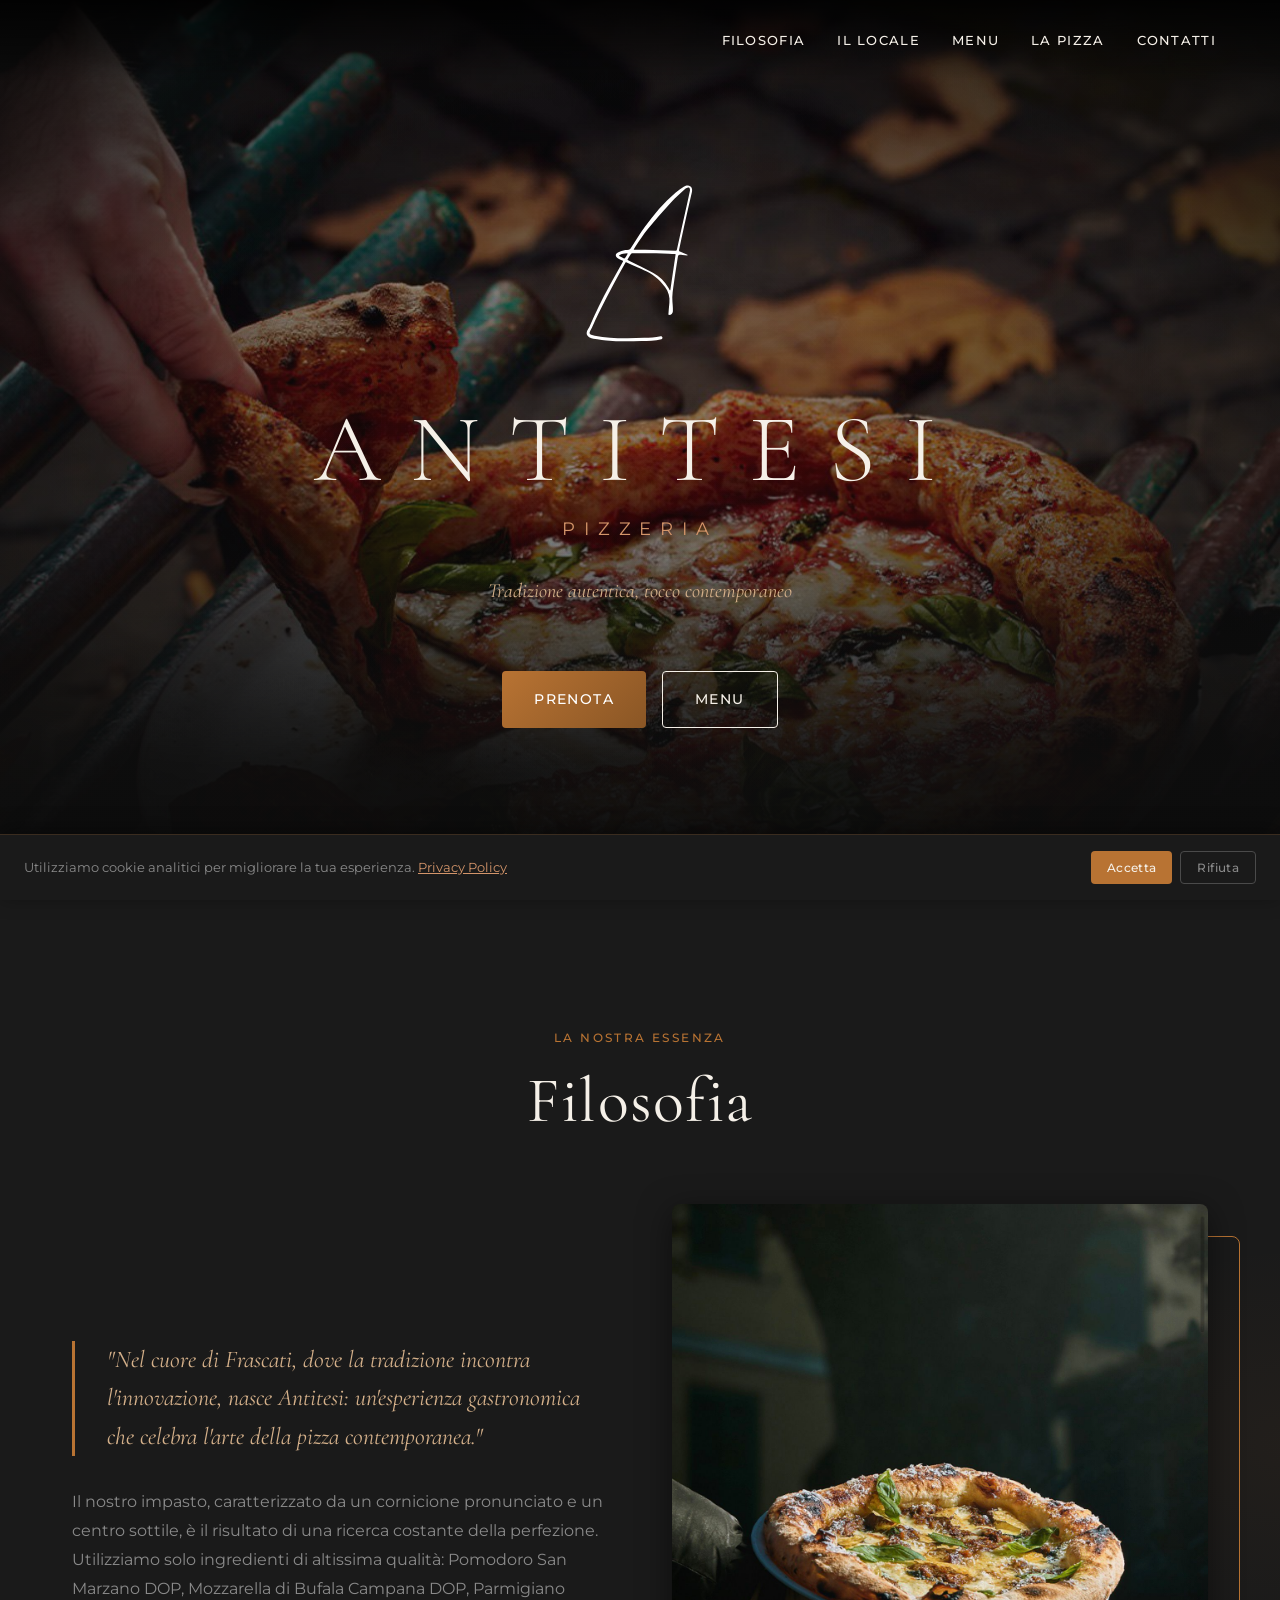
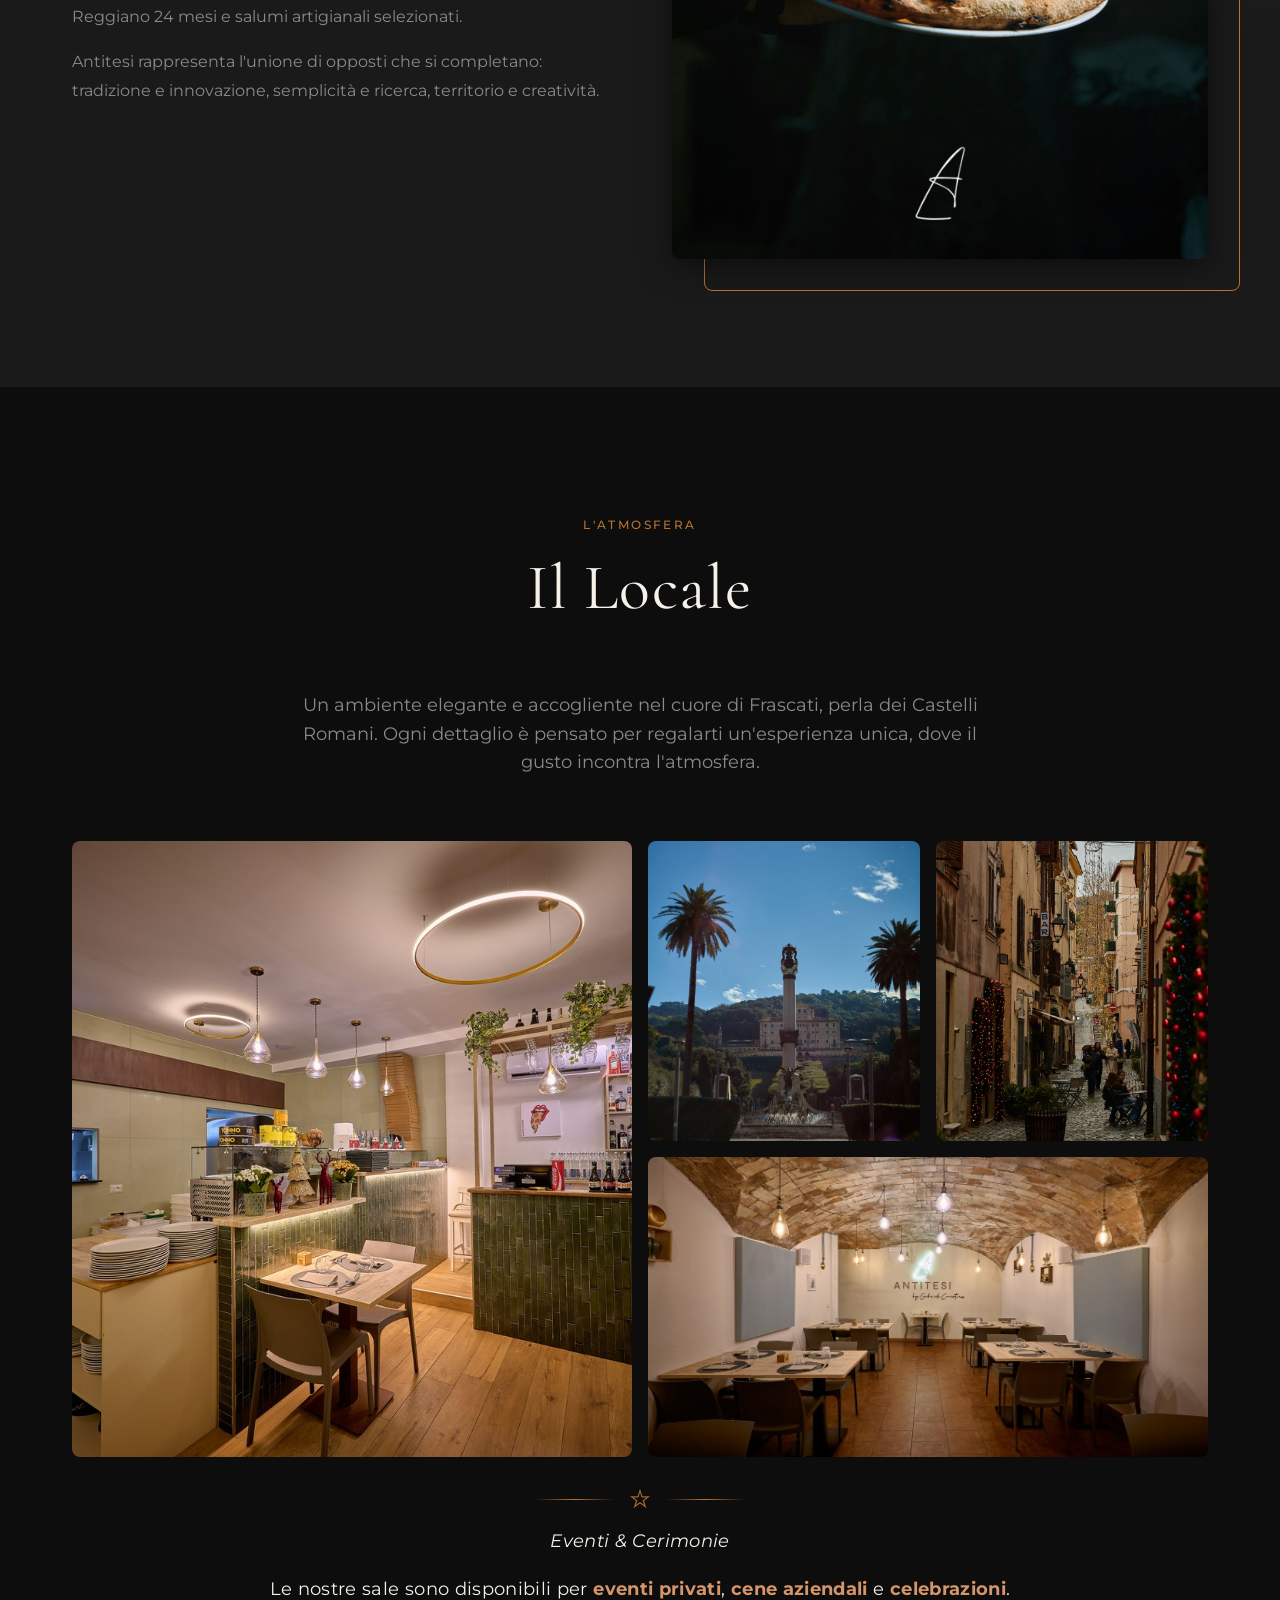
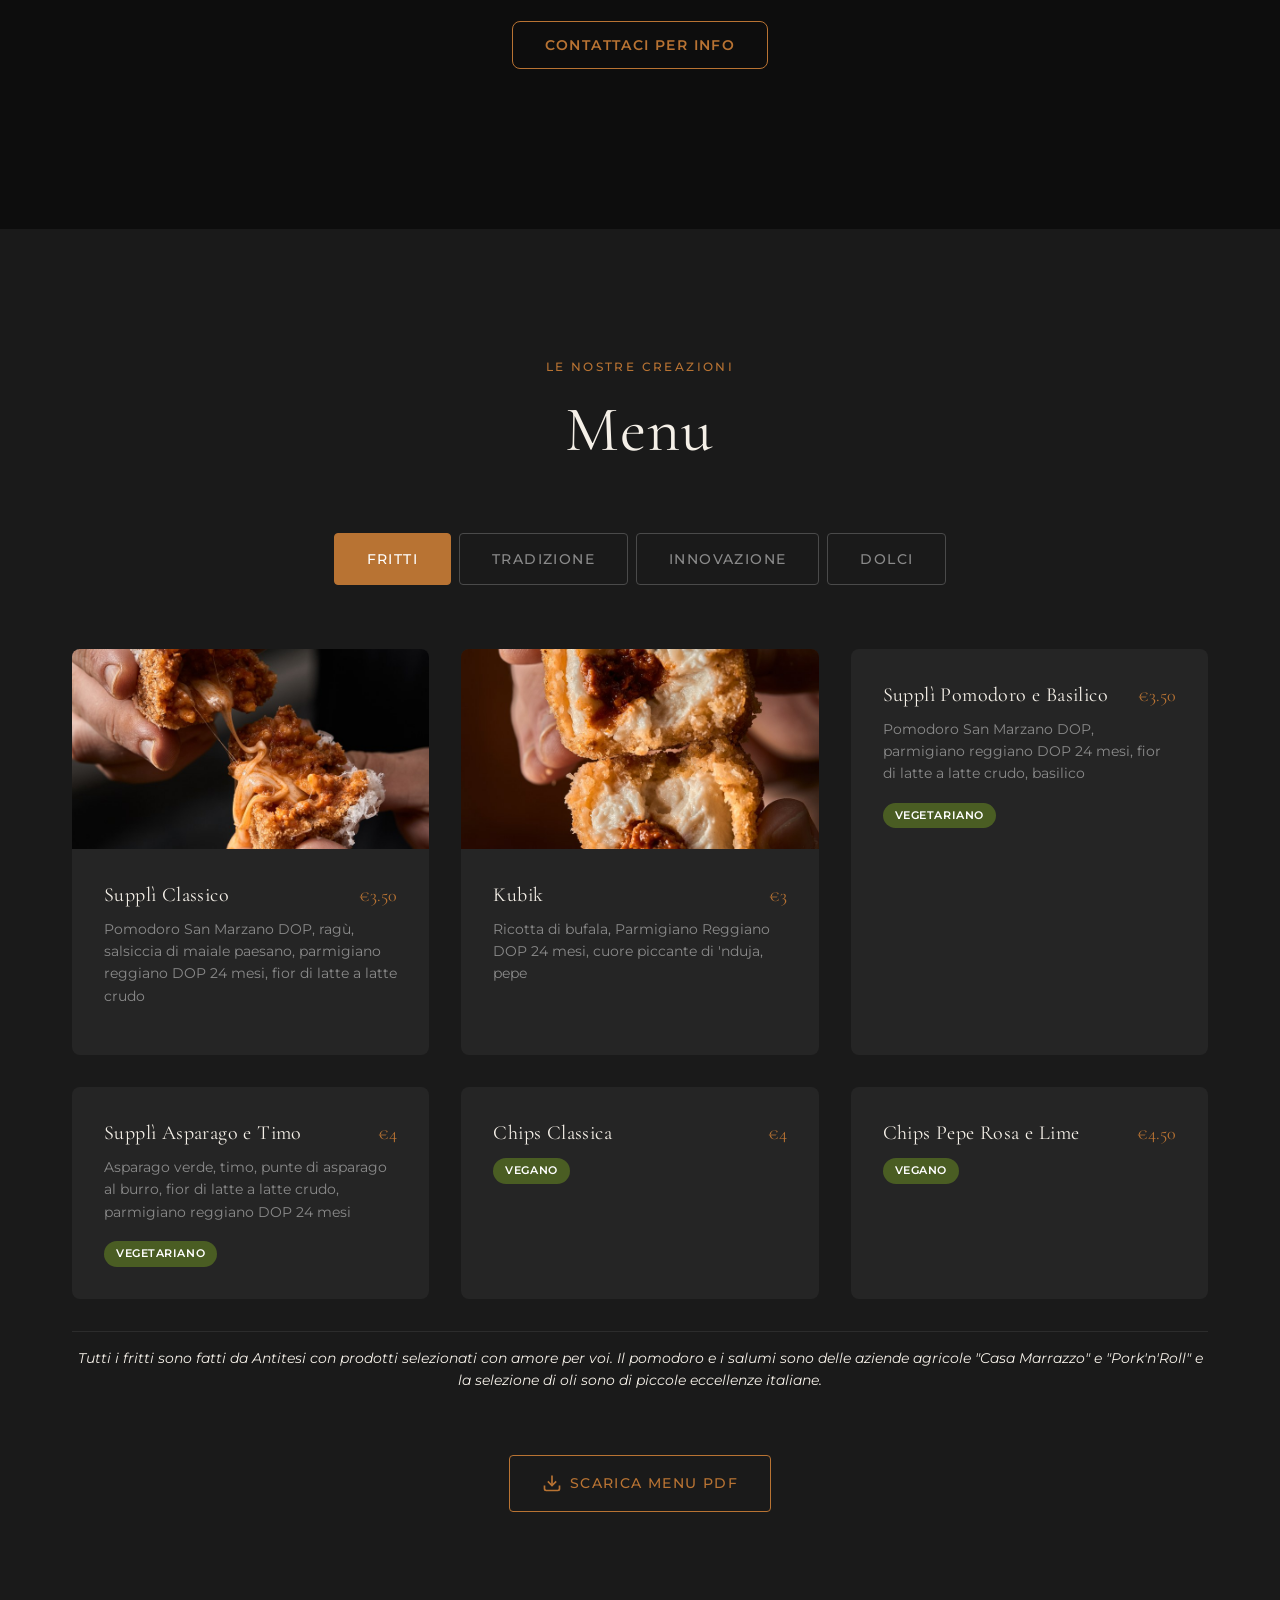
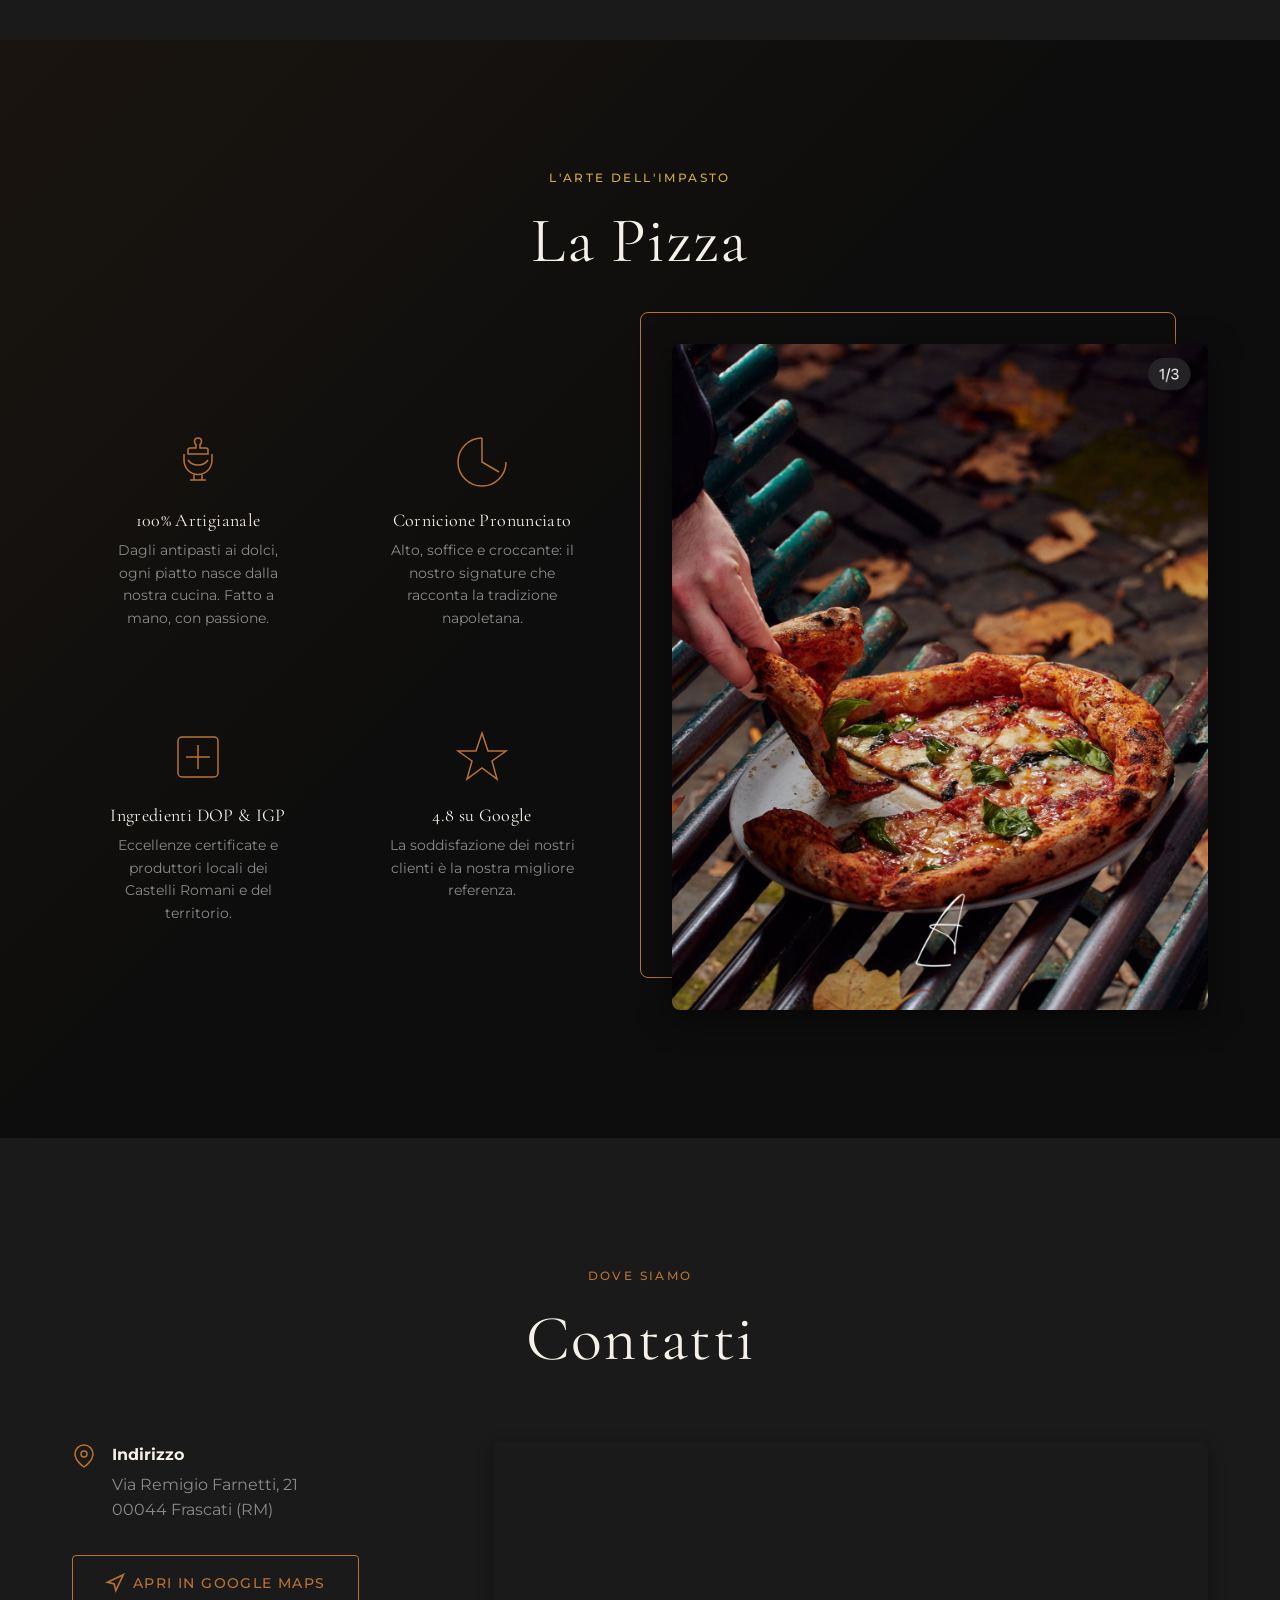
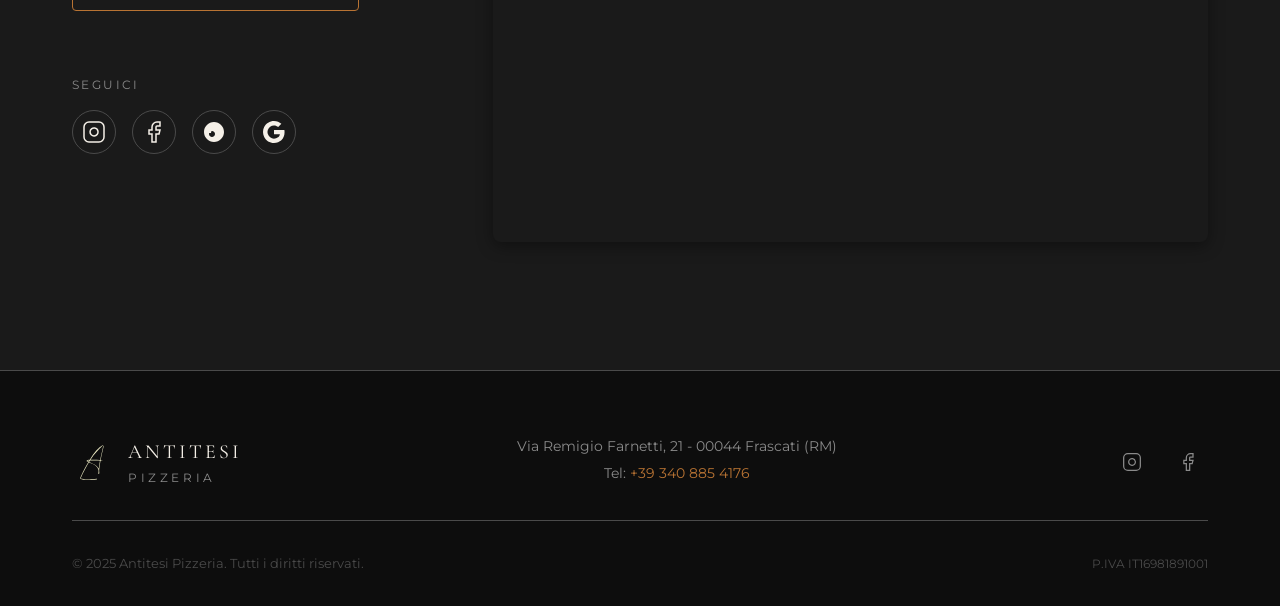
<file: index.html>
<!DOCTYPE html>
<html lang="it">
<head>
    <meta charset="UTF-8">
    <meta name="viewport" content="width=device-width, initial-scale=1.0">
    <meta name="description" content="Antitesi Pizzeria - Tradizione autentica con tocco contemporaneo nel cuore di Frascati. Prenota il tuo tavolo.">
    <meta name="keywords" content="pizzeria, Frascati, Roma, pizza napoletana, prenotazione ristorante">
    <meta name="theme-color" content="#0d0d0d">
    <meta name="google-site-verification" content="EeS59k3QFyb-zAvRGCIkuKeObPWE6oQvJRbY4wj8PBY">

    <!-- Canonical -->
    <link rel="canonical" href="https://www.antitesipizzeria.it/">
    <link rel="apple-touch-icon" href="assets/icons/apple-touch-icon.png">

    <!-- Open Graph -->
    <meta property="og:title" content="Antitesi Pizzeria | Frascati">
    <meta property="og:description" content="Tradizione autentica con tocco contemporaneo. Prenota il tuo tavolo.">
    <meta property="og:image" content="https://www.antitesipizzeria.it/assets/images/og-image.jpg">
    <meta property="og:url" content="https://www.antitesipizzeria.it/">
    <meta property="og:type" content="restaurant">
    <meta property="og:locale" content="it_IT">
    <meta property="og:site_name" content="Antitesi Pizzeria">

    <!-- Twitter Card -->
    <meta name="twitter:card" content="summary_large_image">
    <meta name="twitter:title" content="Antitesi Pizzeria | Frascati">
    <meta name="twitter:description" content="Tradizione autentica con tocco contemporaneo. Prenota il tuo tavolo.">
    <meta name="twitter:image" content="https://www.antitesipizzeria.it/assets/images/og-image.jpg">

    <title>Antitesi Pizzeria | Frascati</title>

    <!-- Google Analytics GA4 — Consent Mode v2 (cookieless default) -->
    <script async src="https://www.googletagmanager.com/gtag/js?id=G-9RGLJMMQXR"></script>
    <script>
      window.dataLayer = window.dataLayer || [];
      function gtag(){dataLayer.push(arguments);}
      gtag('consent', 'default', { analytics_storage: 'denied' });
      gtag('js', new Date());
      gtag('config', 'G-9RGLJMMQXR', { anonymize_ip: true });
    </script>

    <!-- Fonts -->
    <link rel="preconnect" href="https://fonts.googleapis.com">
    <link rel="preconnect" href="https://fonts.gstatic.com" crossorigin>
    <link href="https://fonts.googleapis.com/css2?family=Cormorant+Garamond:ital,wght@0,300;0,400;0,500;0,600;1,400&family=Montserrat:wght@300;400;500;600&display=swap" rel="stylesheet">

    <!-- Styles -->
    <link rel="stylesheet" href="styles.css?v=17">

    <!-- Favicon -->
    <link rel="icon" type="image/svg+xml" href="assets/icons/favicon.svg">
    <link rel="icon" type="image/png" sizes="192x192" href="assets/icons/favicon-192.png">
    <link rel="icon" type="image/png" sizes="48x48" href="assets/icons/favicon-48.png">
</head>
<body>
    <!-- Preloader -->
    <div id="preloader">
        <div class="loader">
            <img src="assets/icons/logo.svg" alt="Antitesi" class="logo-loader">
        </div>
    </div>

    <!-- Navigation -->
    <nav id="navbar" class="navbar">
        <div class="nav-container">
            <a href="#hero" class="nav-logo">
                <img src="assets/icons/logo.svg" alt="Antitesi" class="logo-icon">
                <span class="logo-text">ANTITESI</span>
            </a>

            <button class="nav-toggle" aria-label="Menu">
                <span></span>
                <span></span>
                <span></span>
            </button>

            <ul class="nav-menu">
                <li><a href="#filosofia" class="nav-link">Filosofia</a></li>
                <li><a href="#locale" class="nav-link">Il Locale</a></li>
                <li><a href="#menu" class="nav-link">Menu</a></li>
                <li><a href="#pizza" class="nav-link">La Pizza</a></li>
                <li><a href="#contatti" class="nav-link">Contatti</a></li>
            </ul>
        </div>
    </nav>

    <!-- Hero Section - Video Cinematografico -->
    <section id="hero" class="hero">
        <!-- Video Background (fallback: poster image) -->
        <div class="hero-video-wrapper">
            <video
                autoplay
                muted
                loop
                playsinline
                preload="metadata"
                poster="assets/images/hero/pizza-hero.jpg"
                class="hero-video"
            >
                <source src="assets/video/hero-intro.mp4?v=5" type="video/mp4">
            </video>
        </div>

        <!-- Overlay gradiente per leggibilità testo -->
        <div class="hero-overlay"></div>

        <div class="hero-content">
            <div class="hero-logo">
                <img src="assets/icons/logo.svg" alt="Antitesi" class="logo-main">
            </div>
            <h1 class="hero-title">ANTITESI</h1>
            <p class="hero-subtitle">PIZZERIA</p>
            <p class="hero-tagline">Tradizione autentica, tocco contemporaneo</p>

            <div class="hero-cta">
                <a href="prenota.html" class="btn btn-primary">Prenota</a>
                <a href="#menu" class="btn btn-secondary">Menu</a>
            </div>
        </div>
    </section>

    <main>
    <!-- Filosofia Section -->
    <section id="filosofia" class="section filosofia">
        <div class="container">
            <div class="section-header">
                <span class="section-label">La Nostra Essenza</span>
                <h2 class="section-title">Filosofia</h2>
            </div>

            <div class="filosofia-content">
                <div class="filosofia-text">
                    <blockquote class="filosofia-quote">
                        <p>"Nel cuore di Frascati, dove la tradizione incontra l'innovazione, nasce Antitesi:
                        un'esperienza gastronomica che celebra l'arte della pizza contemporanea."</p>
                    </blockquote>

                    <p class="filosofia-desc">
                        Il nostro impasto, caratterizzato da un cornicione pronunciato e un centro sottile,
                        è il risultato di una ricerca costante della perfezione. Utilizziamo solo ingredienti
                        di altissima qualità: Pomodoro San Marzano DOP, Mozzarella di Bufala Campana DOP,
                        Parmigiano Reggiano 24 mesi e salumi artigianali selezionati.
                    </p>

                    <p class="filosofia-desc">
                        Antitesi rappresenta l'unione di opposti che si completano:
                        tradizione e innovazione, semplicità e ricerca, territorio e creatività.
                    </p>
                </div>

                <div class="filosofia-image">
                    <img src="assets/images/filosofia/filosofia.jpg" alt="La nostra filosofia" loading="lazy">
                    <div class="image-frame"></div>
                </div>
            </div>
        </div>

        <div class="section-bg-element"></div>
    </section>

    <!-- Il Locale Section -->
    <section id="locale" class="section locale">
        <div class="container">
            <div class="section-header">
                <span class="section-label">L'Atmosfera</span>
                <h2 class="section-title">Il Locale</h2>
            </div>

            <p class="section-intro">
                Un ambiente elegante e accogliente nel cuore di Frascati, perla dei Castelli Romani.
                Ogni dettaglio è pensato per regalarti un'esperienza unica,
                dove il gusto incontra l'atmosfera.
            </p>

            <div class="gallery">
                <div class="gallery-item gallery-item--large">
                    <img src="assets/images/locale/locale-1.jpg?v=5" alt="Sala principale Antitesi Pizzeria Frascati" loading="lazy">
                </div>
                <div class="gallery-item">
                    <img src="assets/images/locale/locale-2.jpg?v=5" alt="Vista Frascati dal locale Antitesi" loading="lazy">
                </div>
                <div class="gallery-item">
                    <img src="assets/images/locale/locale-3.jpg?v=5" alt="Centro storico Frascati vicino Antitesi" loading="lazy">
                </div>
                <div class="gallery-item gallery-item--wide">
                    <img src="assets/images/locale/locale-4.jpg?v=5" alt="Sala sotterranea Antitesi Pizzeria" loading="lazy">
                </div>
            </div>
            <div class="gallery-dots"></div>

            <div class="locale-eventi">
                <div class="locale-eventi-separator">
                    <span class="separator-line"></span>
                    <span class="separator-icon">
                        <svg width="20" height="20" viewBox="0 0 24 24" fill="none" stroke="currentColor" stroke-width="1.5">
                            <path d="M12 2l2.4 7.4H22l-6 4.6 2.3 7L12 16.4 5.7 21l2.3-7-6-4.6h7.6z"/>
                        </svg>
                    </span>
                    <span class="separator-line"></span>
                </div>
                <p class="locale-eventi-label">Eventi & Cerimonie</p>
                <p>Le nostre sale sono disponibili per <strong>eventi privati</strong>, <strong>cene aziendali</strong> e <strong>celebrazioni</strong>.</p>
                <a href="tel:+393408854176" class="btn btn-outline-bronze">Contattaci per info</a>
            </div>
        </div>
    </section>

    <!-- Menu Section -->
    <section id="menu" class="section menu-section">
        <div class="container">
            <div class="section-header">
                <span class="section-label">Le Nostre Creazioni</span>
                <h2 class="section-title">Menu</h2>
            </div>

            <!-- Tabs e contenuto generati dinamicamente da menu.json -->
            <div class="menu-tabs"></div>
            <div class="menu-content"></div>

            <div class="menu-footer">
                <a href="assets/menu/menu.pdf" class="btn btn-outline" target="_blank" download="Menu-Antitesi-Estate-2026.pdf">
                    <svg width="20" height="20" viewBox="0 0 24 24" fill="none" stroke="currentColor" stroke-width="2">
                        <path d="M21 15v4a2 2 0 0 1-2 2H5a2 2 0 0 1-2-2v-4"/>
                        <polyline points="7 10 12 15 17 10"/>
                        <line x1="12" y1="15" x2="12" y2="3"/>
                    </svg>
                    Scarica Menu PDF
                </a>
            </div>
        </div>
    </section>

    <!-- La Pizza Section -->
    <section id="pizza" class="section pizza-section">
        <div class="pizza-bg"></div>
        <div class="container">
            <div class="section-header section-header--light">
                <span class="section-label">L'Arte dell'Impasto</span>
                <h2 class="section-title">La Pizza</h2>
            </div>

            <div class="pizza-content">
                <div class="pizza-features">
                    <div class="pizza-feature">
                        <div class="pizza-feature-icon">
                            <svg viewBox="0 0 64 64" fill="none" stroke="currentColor" stroke-width="1.5">
                                <path d="M32 8c-2 0-3.5 1.5-3.5 3.5 0 1.2.6 2.3 1.5 2.9v3.6h-6c-1.1 0-2 .9-2 2v4h20v-4c0-1.1-.9-2-2-2h-6v-3.6c.9-.6 1.5-1.7 1.5-2.9C35.5 9.5 34 8 32 8z"/>
                                <path d="M18 24v6c0 8 6 14.5 14 14.5S46 38 46 30v-6"/>
                                <path d="M24 50h16M28 44.5v5.5M36 44.5v5.5"/>
                                <path d="M22 30c2 3 5.5 5 10 5s8-2 10-5"/>
                            </svg>
                        </div>
                        <h3>100% Artigianale</h3>
                        <p>Dagli antipasti ai dolci, ogni piatto nasce dalla nostra cucina. Fatto a mano, con passione.</p>
                    </div>

                    <div class="pizza-feature">
                        <div class="pizza-feature-icon">
                            <svg viewBox="0 0 64 64" fill="none" stroke="currentColor" stroke-width="1.5">
                                <path d="M32 8c-13.255 0-24 10.745-24 24s10.745 24 24 24 24-10.745 24-24"/>
                                <path d="M32 8v24l17 10"/>
                            </svg>
                        </div>
                        <h3>Cornicione Pronunciato</h3>
                        <p>Alto, soffice e croccante: il nostro signature che racconta la tradizione napoletana.</p>
                    </div>

                    <div class="pizza-feature">
                        <div class="pizza-feature-icon">
                            <svg viewBox="0 0 64 64" fill="none" stroke="currentColor" stroke-width="1.5">
                                <rect x="12" y="12" width="40" height="40" rx="4"/>
                                <path d="M20 32h24M32 20v24"/>
                            </svg>
                        </div>
                        <h3>Ingredienti DOP &amp; IGP</h3>
                        <p>Eccellenze certificate e produttori locali dei Castelli Romani e del territorio.</p>
                    </div>

                    <div class="pizza-feature">
                        <div class="pizza-feature-icon">
                            <svg viewBox="0 0 64 64" fill="none" stroke="currentColor" stroke-width="1.5">
                                <path d="M32 8l6 18h18l-14 10 5 18-15-11-15 11 5-18-14-10h18z"/>
                            </svg>
                        </div>
                        <h3><span id="google-rating">4.8</span> su Google</h3>
                        <p>La soddisfazione dei nostri clienti è la nostra migliore referenza.</p>
                    </div>
                </div>

                <div class="pizza-image">
                    <img src="assets/images/hero/pizza-hero.jpg" alt="La nostra pizza" loading="lazy">
                    <div class="pizza-image-frame"></div>
                </div>
            </div>
        </div>
    </section>


    <!-- Contatti Section -->
    <section id="contatti" class="section contatti-section">
        <div class="container">
            <div class="section-header">
                <span class="section-label">Dove Siamo</span>
                <h2 class="section-title">Contatti</h2>
            </div>

            <div class="contatti-content">
                <div class="contatti-info">
                    <div class="contatti-item">
                        <svg width="24" height="24" viewBox="0 0 24 24" fill="none" stroke="currentColor" stroke-width="1.5">
                            <path d="M21 10c0 7-9 13-9 13s-9-6-9-13a9 9 0 0 1 18 0z"/>
                            <circle cx="12" cy="10" r="3"/>
                        </svg>
                        <div>
                            <strong>Indirizzo</strong>
                            <address>
                                Via Remigio Farnetti, 21<br>
                                00044 Frascati (RM)
                            </address>
                        </div>
                    </div>

                    <a href="https://www.google.com/maps/search/Antitesi+Pizzeria+Via+Remigio+Farnetti+21+Frascati" class="btn btn-outline" target="_blank" rel="noopener">
                        <svg width="20" height="20" viewBox="0 0 24 24" fill="none" stroke="currentColor" stroke-width="2">
                            <polygon points="3 11 22 2 13 21 11 13 3 11"/>
                        </svg>
                        Apri in Google Maps
                    </a>

                    <div class="contatti-social">
                        <span>Seguici</span>
                        <div class="social-links">
                            <a href="https://www.instagram.com/antitesi.pizzeria" target="_blank" rel="noopener" aria-label="Instagram">
                                <svg width="24" height="24" viewBox="0 0 24 24" fill="none" stroke="currentColor" stroke-width="1.5">
                                    <rect x="2" y="2" width="20" height="20" rx="5" ry="5"/>
                                    <path d="M16 11.37A4 4 0 1 1 12.63 8 4 4 0 0 1 16 11.37z"/>
                                    <line x1="17.5" y1="6.5" x2="17.51" y2="6.5"/>
                                </svg>
                            </a>
                            <a href="https://www.facebook.com/antitesipizzeria" target="_blank" rel="noopener" aria-label="Facebook">
                                <svg width="24" height="24" viewBox="0 0 24 24" fill="none" stroke="currentColor" stroke-width="1.5">
                                    <path d="M18 2h-3a5 5 0 0 0-5 5v3H7v4h3v8h4v-8h3l1-4h-4V7a1 1 0 0 1 1-1h3z"/>
                                </svg>
                            </a>
                            <a href="https://www.tripadvisor.com/Restaurant_Review-g229462-d28135545-Reviews-Antitesi-Frascati_Province_of_Rome_Lazio.html" target="_blank" rel="noopener" aria-label="TripAdvisor">
                                <svg width="24" height="24" viewBox="0 0 24 24" fill="currentColor">
                                    <path d="M12 2C6.48 2 2 6.48 2 12s4.48 10 10 10 10-4.48 10-10S17.52 2 12 2zm-2 15c-1.66 0-3-1.34-3-3s1.34-3 3-3 3 1.34 3 3-1.34 3-3 3zm4-3c0 1.66 1.34 3 3 3s3-1.34 3-3-1.34-3-3-3-3 1.34-3 3zm-2-6c-2.76 0-5 2.24-5 5h2c0-1.66 1.34-3 3-3s3 1.34 3 3h2c0-2.76-2.24-5-5-5z"/>
                                </svg>
                            </a>
                            <a href="https://www.google.com/maps/search/Antitesi+Pizzeria+Via+Remigio+Farnetti+21+Frascati" target="_blank" rel="noopener" aria-label="Google">
                                <svg width="24" height="24" viewBox="0 0 24 24" fill="currentColor">
                                    <path d="M22.56 12.25c0-.78-.07-1.53-.2-2.25H12v4.26h5.92c-.26 1.37-1.04 2.53-2.21 3.31v2.77h3.57c2.08-1.92 3.28-4.74 3.28-8.09z"/>
                                    <path d="M12 23c2.97 0 5.46-.98 7.28-2.66l-3.57-2.77c-.98.66-2.23 1.06-3.71 1.06-2.86 0-5.29-1.93-6.16-4.53H2.18v2.84C3.99 20.53 7.7 23 12 23z"/>
                                    <path d="M5.84 14.09c-.22-.66-.35-1.36-.35-2.09s.13-1.43.35-2.09V7.07H2.18C1.43 8.55 1 10.22 1 12s.43 3.45 1.18 4.93l2.85-2.22.81-.62z"/>
                                    <path d="M12 5.38c1.62 0 3.06.56 4.21 1.64l3.15-3.15C17.45 2.09 14.97 1 12 1 7.7 1 3.99 3.47 2.18 7.07l3.66 2.84c.87-2.6 3.3-4.53 6.16-4.53z"/>
                                </svg>
                            </a>
                        </div>
                    </div>
                </div>

                <div class="contatti-map">
                    <iframe
                        src="https://www.google.com/maps?q=Antitesi+Pizzeria,+Via+Remigio+Farnetti+21,+00044+Frascati+RM&z=17&output=embed"
                        width="100%"
                        height="400"
                        style="border:0;"
                        allowfullscreen=""
                        loading="lazy"
                        referrerpolicy="no-referrer-when-downgrade">
                    </iframe>
                </div>
            </div>
        </div>
    </section>

    </main>

    <!-- Footer -->
    <footer class="footer">
        <div class="container">
            <div class="footer-content">
                <div class="footer-brand">
                    <img src="assets/icons/logo.svg" alt="Antitesi" class="footer-logo">
                    <div>
                        <span class="footer-name">ANTITESI</span>
                        <span class="footer-type">Pizzeria</span>
                    </div>
                </div>

                <div class="footer-info">
                    <p>Via Remigio Farnetti, 21 - 00044 Frascati (RM)</p>
                    <p>Tel: <a href="tel:+393408854176">+39 340 885 4176</a></p>
                </div>

                <div class="footer-social">
                    <a href="https://www.instagram.com/antitesi.pizzeria" target="_blank" rel="noopener" aria-label="Instagram">
                        <svg width="20" height="20" viewBox="0 0 24 24" fill="none" stroke="currentColor" stroke-width="1.5">
                            <rect x="2" y="2" width="20" height="20" rx="5" ry="5"/>
                            <path d="M16 11.37A4 4 0 1 1 12.63 8 4 4 0 0 1 16 11.37z"/>
                            <line x1="17.5" y1="6.5" x2="17.51" y2="6.5"/>
                        </svg>
                    </a>
                    <a href="https://www.facebook.com/antitesipizzeria" target="_blank" rel="noopener" aria-label="Facebook">
                        <svg width="20" height="20" viewBox="0 0 24 24" fill="none" stroke="currentColor" stroke-width="1.5">
                            <path d="M18 2h-3a5 5 0 0 0-5 5v3H7v4h3v8h4v-8h3l1-4h-4V7a1 1 0 0 1 1-1h3z"/>
                        </svg>
                    </a>
                </div>
            </div>

            <div class="footer-bottom">
                <p>&copy; 2025 Antitesi Pizzeria. Tutti i diritti riservati.</p>
                <p class="footer-credits">P.IVA IT16981891001</p>
            </div>
        </div>
    </footer>

    <!-- Mobile Sticky CTA — visibile solo su mobile dopo lo scroll -->
    <div class="mobile-sticky-cta" id="mobileCta">
        <a href="prenota.html" class="btn btn-primary btn-sticky">
            <svg width="18" height="18" viewBox="0 0 24 24" fill="none" stroke="currentColor" stroke-width="2">
                <rect x="3" y="4" width="18" height="18" rx="2" ry="2"/>
                <line x1="16" y1="2" x2="16" y2="6"/>
                <line x1="8" y1="2" x2="8" y2="6"/>
                <line x1="3" y1="10" x2="21" y2="10"/>
            </svg>
            Prenota un Tavolo
        </a>
    </div>

    <!-- Desktop Sticky CTA — visibile solo su desktop dopo lo scroll -->
    <a href="prenota.html" class="desktop-sticky-cta" id="desktopCta">
        <svg width="18" height="18" viewBox="0 0 24 24" fill="none" stroke="currentColor" stroke-width="2">
            <rect x="3" y="4" width="18" height="18" rx="2" ry="2"/>
            <line x1="16" y1="2" x2="16" y2="6"/>
            <line x1="8" y1="2" x2="8" y2="6"/>
            <line x1="3" y1="10" x2="21" y2="10"/>
        </svg>
        Prenota
    </a>

    <!-- Structured Data SEO — Restaurant -->
    <script type="application/ld+json">
    {
        "@context": "https://schema.org",
        "@type": "Restaurant",
        "@id": "https://www.antitesipizzeria.it/#restaurant",
        "name": "Antitesi Pizzeria",
        "image": "https://www.antitesipizzeria.it/assets/images/og-image.jpg",
        "url": "https://www.antitesipizzeria.it",
        "telephone": "+393408854176",
        "address": {
            "@type": "PostalAddress",
            "streetAddress": "Via Remigio Farnetti, 21",
            "addressLocality": "Frascati",
            "addressRegion": "RM",
            "postalCode": "00044",
            "addressCountry": "IT"
        },
        "geo": {
            "@type": "GeoCoordinates",
            "latitude": 41.8067,
            "longitude": 12.6809
        },
        "openingHoursSpecification": [
            {
                "@type": "OpeningHoursSpecification",
                "dayOfWeek": ["Tuesday", "Wednesday", "Thursday", "Friday", "Saturday", "Sunday"],
                "opens": "19:30",
                "closes": "00:00"
            }
        ],
        "servesCuisine": ["Pizza", "Italian", "Neapolitan Pizza"],
        "priceRange": "€€",
        "aggregateRating": {
            "@type": "AggregateRating",
            "ratingValue": "4.8",
            "reviewCount": "200",
            "bestRating": "5"
        },
        "sameAs": [
            "https://www.instagram.com/antitesi.pizzeria",
            "https://www.facebook.com/antitesipizzeria"
        ],
        "acceptsReservations": "True",
        "hasMenu": "https://www.antitesipizzeria.it/#menu"
    }
    </script>

    <!-- Structured Data SEO — BreadcrumbList -->
    <script type="application/ld+json">
    {
        "@context": "https://schema.org",
        "@type": "BreadcrumbList",
        "itemListElement": [
            { "@type": "ListItem", "position": 1, "name": "Home", "item": "https://www.antitesipizzeria.it/" },
            { "@type": "ListItem", "position": 2, "name": "Menu", "item": "https://www.antitesipizzeria.it/#menu" },
            { "@type": "ListItem", "position": 3, "name": "Prenota", "item": "https://www.antitesipizzeria.it/prenota.html" }
        ]
    }
    </script>

    <!-- Structured Data SEO — FAQPage -->
    <script type="application/ld+json">
    {
        "@context": "https://schema.org",
        "@type": "FAQPage",
        "mainEntity": [
            {
                "@type": "Question",
                "name": "Quali sono gli orari di apertura di Antitesi Pizzeria?",
                "acceptedAnswer": {
                    "@type": "Answer",
                    "text": "Siamo aperti dal martedi alla domenica, dalle 19:30 a mezzanotte. Il lunedi siamo chiusi."
                }
            },
            {
                "@type": "Question",
                "name": "Come posso prenotare un tavolo?",
                "acceptedAnswer": {
                    "@type": "Answer",
                    "text": "Puoi prenotare online dal nostro sito, via WhatsApp al 340 885 4176, oppure chiamandoci direttamente allo stesso numero."
                }
            },
            {
                "@type": "Question",
                "name": "Gestite allergie e intolleranze alimentari?",
                "acceptedAnswer": {
                    "@type": "Answer",
                    "text": "Si, il nostro staff e preparato per gestire allergie e intolleranze. Vi chiediamo di comunicarle al momento della prenotazione o all'arrivo."
                }
            },
            {
                "@type": "Question",
                "name": "C'e parcheggio nelle vicinanze?",
                "acceptedAnswer": {
                    "@type": "Answer",
                    "text": "Si, ci sono diverse zone di parcheggio nel centro storico di Frascati a pochi minuti a piedi dal locale."
                }
            }
        ]
    }
    </script>

    <!-- Cookie Consent Banner -->
    <div id="cookie-banner" class="cookie-banner">
        <p>Utilizziamo cookie analitici per migliorare la tua esperienza. <a href="privacy.html">Privacy Policy</a></p>
        <div class="cookie-banner-buttons">
            <button class="cookie-btn cookie-btn-accept" id="cookie-accept">Accetta</button>
            <button class="cookie-btn cookie-btn-reject" id="cookie-reject">Rifiuta</button>
        </div>
    </div>

    <!-- Scripts -->
    <script src="script.js"></script>
</body>
</html>
</file>
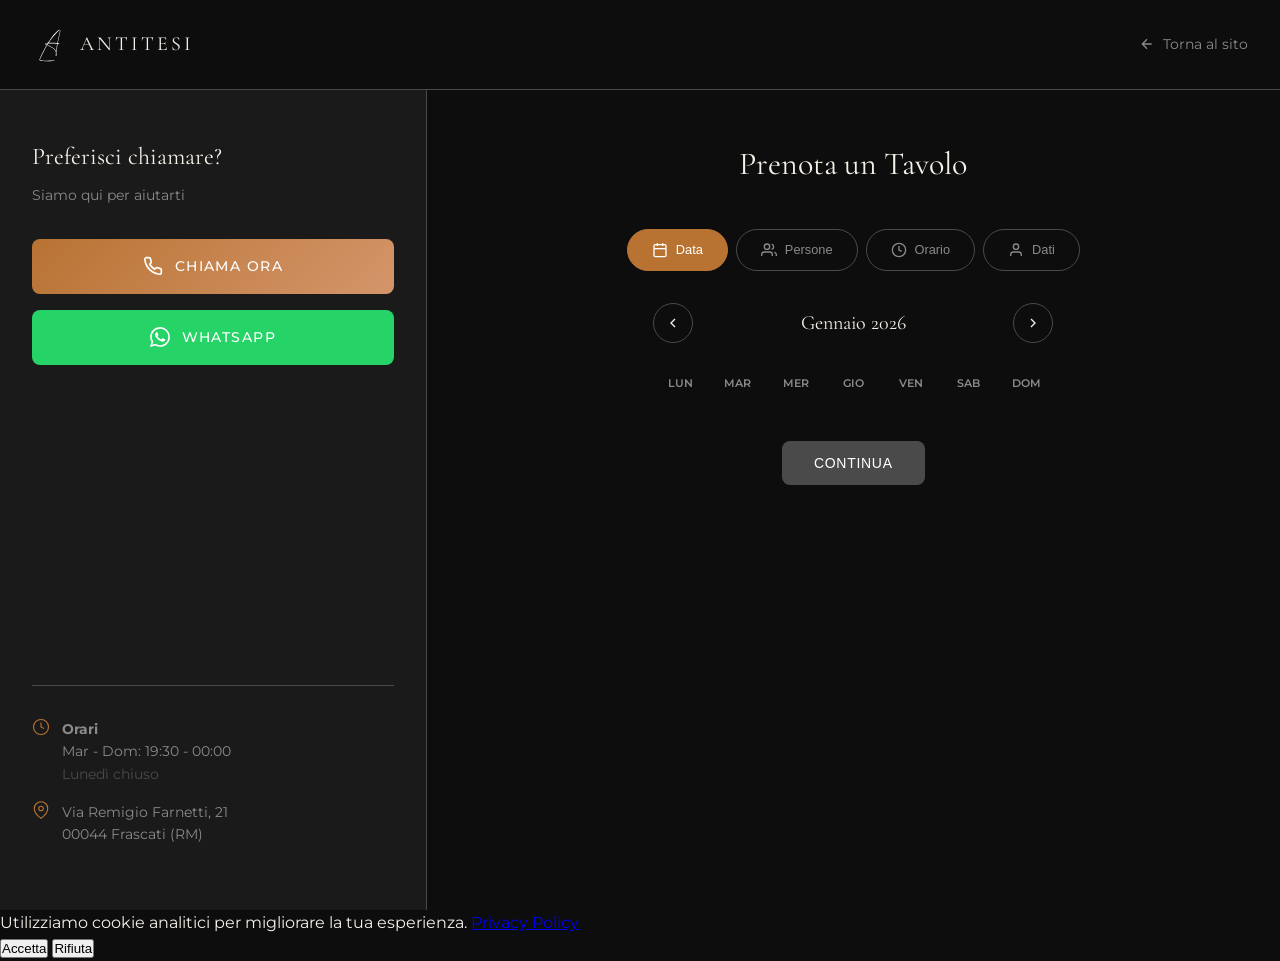
<file: prenota.html>
<!DOCTYPE html>
<html lang="it">
<head>
    <meta charset="UTF-8">
    <meta name="viewport" content="width=device-width, initial-scale=1.0">
    <meta name="description" content="Prenota un tavolo da Antitesi Pizzeria a Frascati. Scegli data, orario e numero di persone.">
    <meta name="theme-color" content="#0d0d0d">

    <!-- Canonical -->
    <link rel="canonical" href="https://www.antitesipizzeria.it/prenota.html">

    <!-- Open Graph -->
    <meta property="og:title" content="Prenota un Tavolo | Antitesi Pizzeria">
    <meta property="og:description" content="Prenota un tavolo da Antitesi Pizzeria a Frascati. Scegli data, orario e numero di persone.">
    <meta property="og:image" content="https://www.antitesipizzeria.it/assets/images/og-image.jpg">
    <meta property="og:url" content="https://www.antitesipizzeria.it/prenota.html">
    <meta property="og:type" content="website">
    <meta property="og:locale" content="it_IT">
    <meta property="og:site_name" content="Antitesi Pizzeria">

    <!-- Twitter Card -->
    <meta name="twitter:card" content="summary_large_image">
    <meta name="twitter:title" content="Prenota un Tavolo | Antitesi Pizzeria">
    <meta name="twitter:description" content="Prenota un tavolo da Antitesi Pizzeria a Frascati. Scegli data, orario e numero di persone.">
    <meta name="twitter:image" content="https://www.antitesipizzeria.it/assets/images/og-image.jpg">

    <title>Prenota | Antitesi Pizzeria</title>

    <!-- Google Analytics GA4 — Consent Mode v2 (cookieless default) -->
    <script async src="https://www.googletagmanager.com/gtag/js?id=G-9RGLJMMQXR"></script>
    <script>
      window.dataLayer = window.dataLayer || [];
      function gtag(){dataLayer.push(arguments);}
      gtag('consent', 'default', { analytics_storage: 'denied' });
      gtag('js', new Date());
      gtag('config', 'G-9RGLJMMQXR', { anonymize_ip: true });
    </script>

    <!-- Fonts -->
    <link rel="preconnect" href="https://fonts.googleapis.com">
    <link rel="preconnect" href="https://fonts.gstatic.com" crossorigin>
    <link href="https://fonts.googleapis.com/css2?family=Cormorant+Garamond:wght@300;400;500&family=Montserrat:wght@300;400;500;600&display=swap" rel="stylesheet">

    <!-- Favicon -->
    <link rel="icon" type="image/svg+xml" href="assets/icons/favicon.svg">
    <link rel="icon" type="image/png" sizes="192x192" href="assets/icons/favicon-192.png">
    <link rel="icon" type="image/png" sizes="48x48" href="assets/icons/favicon-48.png">

    <!-- Styles -->
    <link rel="stylesheet" href="prenota.css">
</head>
<body>
    <!-- Header -->
    <header class="header">
        <a href="index.html" class="logo-link">
            <img src="assets/icons/logo.svg" alt="Antitesi" class="logo-img">
            <span class="logo-text">ANTITESI</span>
        </a>
        <a href="index.html" class="back-link">
            <svg width="16" height="16" viewBox="0 0 24 24" fill="none" stroke="currentColor" stroke-width="2">
                <path d="M19 12H5M12 19l-7-7 7-7"/>
            </svg>
            Torna al sito
        </a>
    </header>

    <!-- Main Content -->
    <main class="main">
        <!-- Left Panel - Contact Options -->
        <aside class="contact-panel">
            <div>
                <h2 class="contact-title">Preferisci chiamare?</h2>
                <p class="contact-subtitle">Siamo qui per aiutarti</p>
            </div>

            <div class="contact-buttons">
                <a href="tel:+393408854176" class="btn btn-call">
                    <svg width="20" height="20" viewBox="0 0 24 24" fill="none" stroke="currentColor" stroke-width="2">
                        <path d="M22 16.92v3a2 2 0 0 1-2.18 2 19.79 19.79 0 0 1-8.63-3.07 19.5 19.5 0 0 1-6-6 19.79 19.79 0 0 1-3.07-8.67A2 2 0 0 1 4.11 2h3a2 2 0 0 1 2 1.72c.127.96.361 1.903.7 2.81a2 2 0 0 1-.45 2.11L8.09 9.91a16 16 0 0 0 6 6l1.27-1.27a2 2 0 0 1 2.11-.45c.907.339 1.85.573 2.81.7A2 2 0 0 1 22 16.92z"/>
                    </svg>
                    Chiama Ora
                </a>
                <a href="https://wa.me/393408854176?text=Ciao!%20Vorrei%20prenotare%20un%20tavolo" target="_blank" rel="noopener noreferrer" class="btn btn-whatsapp">
                    <svg width="20" height="20" viewBox="0 0 24 24" fill="currentColor">
                        <path d="M17.472 14.382c-.297-.149-1.758-.867-2.03-.967-.273-.099-.471-.148-.67.15-.197.297-.767.966-.94 1.164-.173.199-.347.223-.644.075-.297-.15-1.255-.463-2.39-1.475-.883-.788-1.48-1.761-1.653-2.059-.173-.297-.018-.458.13-.606.134-.133.298-.347.446-.52.149-.174.198-.298.298-.497.099-.198.05-.371-.025-.52-.075-.149-.669-1.612-.916-2.207-.242-.579-.487-.5-.669-.51-.173-.008-.371-.01-.57-.01-.198 0-.52.074-.792.372-.272.297-1.04 1.016-1.04 2.479 0 1.462 1.065 2.875 1.213 3.074.149.198 2.096 3.2 5.077 4.487.709.306 1.262.489 1.694.625.712.227 1.36.195 1.871.118.571-.085 1.758-.719 2.006-1.413.248-.694.248-1.289.173-1.413-.074-.124-.272-.198-.57-.347m-5.421 7.403h-.004a9.87 9.87 0 01-5.031-1.378l-.361-.214-3.741.982.998-3.648-.235-.374a9.86 9.86 0 01-1.51-5.26c.001-5.45 4.436-9.884 9.888-9.884 2.64 0 5.122 1.03 6.988 2.898a9.825 9.825 0 012.893 6.994c-.003 5.45-4.437 9.884-9.885 9.884m8.413-18.297A11.815 11.815 0 0012.05 0C5.495 0 .16 5.335.157 11.892c0 2.096.547 4.142 1.588 5.945L.057 24l6.305-1.654a11.882 11.882 0 005.683 1.448h.005c6.554 0 11.89-5.335 11.893-11.893a11.821 11.821 0 00-3.48-8.413z"/>
                    </svg>
                    WhatsApp
                </a>
            </div>

            <div class="contact-info">
                <div class="info-item">
                    <svg width="18" height="18" viewBox="0 0 24 24" fill="none" stroke="currentColor" stroke-width="1.5">
                        <circle cx="12" cy="12" r="10"/>
                        <polyline points="12 6 12 12 16 14"/>
                    </svg>
                    <div>
                        <strong>Orari</strong><br>
                        Mar - Dom: 19:30 - 00:00<br>
                        <span style="color: var(--color-gray-dark)">Lunedì chiuso</span>
                    </div>
                </div>
                <div class="info-item">
                    <svg width="18" height="18" viewBox="0 0 24 24" fill="none" stroke="currentColor" stroke-width="1.5">
                        <path d="M21 10c0 7-9 13-9 13s-9-6-9-13a9 9 0 0 1 18 0z"/>
                        <circle cx="12" cy="10" r="3"/>
                    </svg>
                    <div>
                        Via Remigio Farnetti, 21<br>
                        00044 Frascati (RM)
                    </div>
                </div>
            </div>
        </aside>

        <!-- Right Panel - Booking Wizard -->
        <section class="booking-panel">
            <div class="booking-header">
                <h1 class="booking-title">Prenota un Tavolo</h1>
            </div>

            <!-- Step Tabs -->
            <div class="steps">
                <button class="step-tab active" data-step="1">
                    <svg width="16" height="16" viewBox="0 0 24 24" fill="none" stroke="currentColor" stroke-width="2">
                        <rect x="3" y="4" width="18" height="18" rx="2" ry="2"/>
                        <line x1="16" y1="2" x2="16" y2="6"/>
                        <line x1="8" y1="2" x2="8" y2="6"/>
                        <line x1="3" y1="10" x2="21" y2="10"/>
                    </svg>
                    Data
                </button>
                <button class="step-tab" data-step="2">
                    <svg width="16" height="16" viewBox="0 0 24 24" fill="none" stroke="currentColor" stroke-width="2">
                        <path d="M17 21v-2a4 4 0 0 0-4-4H5a4 4 0 0 0-4 4v2"/>
                        <circle cx="9" cy="7" r="4"/>
                        <path d="M23 21v-2a4 4 0 0 0-3-3.87"/>
                        <path d="M16 3.13a4 4 0 0 1 0 7.75"/>
                    </svg>
                    Persone
                </button>
                <button class="step-tab" data-step="3">
                    <svg width="16" height="16" viewBox="0 0 24 24" fill="none" stroke="currentColor" stroke-width="2">
                        <circle cx="12" cy="12" r="10"/>
                        <polyline points="12 6 12 12 16 14"/>
                    </svg>
                    Orario
                </button>
                <button class="step-tab" data-step="4">
                    <svg width="16" height="16" viewBox="0 0 24 24" fill="none" stroke="currentColor" stroke-width="2">
                        <path d="M20 21v-2a4 4 0 0 0-4-4H8a4 4 0 0 0-4 4v2"/>
                        <circle cx="12" cy="7" r="4"/>
                    </svg>
                    Dati
                </button>
            </div>

            <!-- Step 1: Date Selection -->
            <div class="step-content active" id="step-1">
                <div class="calendar">
                    <div class="calendar-header">
                        <button class="calendar-nav" id="prev-month">
                            <svg width="16" height="16" viewBox="0 0 24 24" fill="none" stroke="currentColor" stroke-width="2">
                                <polyline points="15 18 9 12 15 6"/>
                            </svg>
                        </button>
                        <span class="calendar-month" id="current-month">Gennaio 2026</span>
                        <button class="calendar-nav" id="next-month">
                            <svg width="16" height="16" viewBox="0 0 24 24" fill="none" stroke="currentColor" stroke-width="2">
                                <polyline points="9 18 15 12 9 6"/>
                            </svg>
                        </button>
                    </div>
                    <div class="calendar-weekdays">
                        <span class="weekday">Lun</span>
                        <span class="weekday">Mar</span>
                        <span class="weekday">Mer</span>
                        <span class="weekday">Gio</span>
                        <span class="weekday">Ven</span>
                        <span class="weekday">Sab</span>
                        <span class="weekday">Dom</span>
                    </div>
                    <div class="calendar-days" id="calendar-days">
                        <!-- Days will be generated by JS -->
                    </div>
                </div>
                <div class="step-nav">
                    <button class="btn-nav btn-next" id="to-step-2" disabled>Continua</button>
                </div>
            </div>

            <!-- Step 2: Persons Selection -->
            <div class="step-content" id="step-2">
                <div class="persons-grid">
                    <button class="person-btn" data-persons="1">1</button>
                    <button class="person-btn" data-persons="2">2</button>
                    <button class="person-btn" data-persons="3">3</button>
                    <button class="person-btn" data-persons="4">4</button>
                    <button class="person-btn" data-persons="5">5</button>
                    <button class="person-btn" data-persons="6">6</button>
                    <button class="person-btn" data-persons="7">7</button>
                    <button class="person-btn" data-persons="8">8</button>
                </div>
                <div class="persons-more">
                    <a href="tel:+393408854176" id="persons-more-link">Più di 8 persone? Chiamaci</a>
                </div>
                <div class="step-nav">
                    <button class="btn-nav btn-back" id="back-to-1">Indietro</button>
                    <button class="btn-nav btn-next" id="to-step-3" disabled>Continua</button>
                </div>
            </div>

            <!-- Step 3: Time Selection -->
            <div class="step-content" id="step-3">
                <div class="time-section">
                    <div class="time-label">Sera</div>
                    <div class="time-grid">
                        <button class="time-btn" data-time="19:30">19:30</button>
                        <button class="time-btn" data-time="20:00">20:00</button>
                        <button class="time-btn" data-time="20:30">20:30</button>
                        <button class="time-btn" data-time="21:00">21:00</button>
                        <button class="time-btn" data-time="21:30">21:30</button>
                        <button class="time-btn" data-time="22:00">22:00</button>
                        <button class="time-btn" data-time="22:30">22:30</button>
                        <button class="time-btn" data-time="23:00">23:00</button>
                    </div>
                </div>
                <div class="step-nav">
                    <button class="btn-nav btn-back" id="back-to-2">Indietro</button>
                    <button class="btn-nav btn-next" id="to-step-4" disabled>Continua</button>
                </div>
            </div>

            <!-- Step 4: Personal Data -->
            <div class="step-content" id="step-4">
                <div class="form-section">
                    <!-- Booking Summary Bar -->
                    <div class="booking-summary-bar">
                        <div class="summary-bar-item">
                            <svg width="16" height="16" viewBox="0 0 24 24" fill="none" stroke="currentColor" stroke-width="2">
                                <rect x="3" y="4" width="18" height="18" rx="2" ry="2"/>
                                <line x1="16" y1="2" x2="16" y2="6"/>
                                <line x1="8" y1="2" x2="8" y2="6"/>
                                <line x1="3" y1="10" x2="21" y2="10"/>
                            </svg>
                            <span id="bar-date">-</span>
                        </div>
                        <div class="summary-bar-item">
                            <svg width="16" height="16" viewBox="0 0 24 24" fill="none" stroke="currentColor" stroke-width="2">
                                <path d="M17 21v-2a4 4 0 0 0-4-4H5a4 4 0 0 0-4 4v2"/>
                                <circle cx="9" cy="7" r="4"/>
                            </svg>
                            <span id="bar-persons">-</span>
                        </div>
                        <div class="summary-bar-item">
                            <svg width="16" height="16" viewBox="0 0 24 24" fill="none" stroke="currentColor" stroke-width="2">
                                <circle cx="12" cy="12" r="10"/>
                                <polyline points="12 6 12 12 16 14"/>
                            </svg>
                            <span id="bar-time">-</span>
                        </div>
                    </div>

                    <!-- Title Selection -->
                    <div class="form-title-options">
                        <label class="title-option">
                            <input type="radio" name="title" value="Sig.">
                            <span>Sig.</span>
                        </label>
                        <label class="title-option">
                            <input type="radio" name="title" value="Sig.ra">
                            <span>Sig.ra</span>
                        </label>
                        <label class="title-option">
                            <input type="radio" name="title" value="Mx.">
                            <span>Mx.</span>
                        </label>
                    </div>

                    <!-- Name Fields -->
                    <div class="form-row">
                        <div class="form-group">
                            <label class="form-label">Nome <span class="required">*</span></label>
                            <input type="text" class="form-input" id="input-nome" placeholder="Il tuo nome" required>
                        </div>
                        <div class="form-group">
                            <label class="form-label">Cognome <span class="required">*</span></label>
                            <input type="text" class="form-input" id="input-cognome" placeholder="Il tuo cognome" required>
                        </div>
                    </div>

                    <!-- Contact Fields -->
                    <div class="form-row">
                        <div class="form-group">
                            <label class="form-label">Email <span class="required">*</span></label>
                            <input type="email" class="form-input" id="input-email" placeholder="email@esempio.it" required>
                        </div>
                        <div class="form-group">
                            <label class="form-label">Telefono <span class="required">*</span></label>
                            <div class="phone-input-group">
                                <input type="text" class="form-input phone-prefix" value="+39" readonly>
                                <input type="tel" class="form-input phone-number" id="input-telefono" placeholder="3401234567" required>
                            </div>
                        </div>
                    </div>

                    <p class="form-required-note"><span class="required">*</span> Obbligatorio</p>

                    <!-- Optional Extras -->
                    <div class="optional-extras">
                        <label class="optional-extra">
                            <input type="checkbox" id="has-dog">
                            <span class="extra-check"></span>
                            <span class="extra-icon">&#x1F415;</span>
                            <span class="extra-text">Accogliamo con piacere gli animali da compagnia (max 10 kg)</span>
                        </label>
                        <label class="optional-extra">
                            <input type="checkbox" id="has-highchair">
                            <span class="extra-check"></span>
                            <span class="extra-icon">&#x1F476;</span>
                            <span class="extra-text">Ho bisogno di un seggiolone</span>
                        </label>
                        <label class="optional-extra">
                            <input type="checkbox" id="has-wheelchair">
                            <span class="extra-check"></span>
                            <span class="extra-icon">&#x267F;</span>
                            <span class="extra-text">Ho bisogno di accesso per sedia a rotelle</span>
                        </label>
                    </div>

                    <!-- Privacy Notice -->
                    <p class="privacy-notice">
                        Cliccando "Continua", accetti la <a href="privacy.html" target="_blank">Privacy Policy</a> e i <a href="termini.html" target="_blank">Termini di utilizzo</a> di Antitesi Pizzeria.
                    </p>

                    <!-- Info Box -->
                    <div class="info-box">
                        <svg width="20" height="20" viewBox="0 0 24 24" fill="none" stroke="currentColor" stroke-width="2">
                            <circle cx="12" cy="12" r="10"/>
                            <line x1="12" y1="16" x2="12" y2="12"/>
                            <line x1="12" y1="8" x2="12.01" y2="8"/>
                        </svg>
                        <p>Il tavolo sarà tenuto riservato per 15 minuti dall'orario prenotato. In caso di ritardo, contattaci.</p>
                    </div>
                </div>

                <div class="step-nav">
                    <button class="btn-nav btn-back" id="back-to-3">Indietro</button>
                    <button class="btn-nav btn-next" id="to-summary" disabled>Riepilogo</button>
                </div>
            </div>

            <!-- Summary -->
            <div class="step-content" id="step-summary">
                <div class="summary">
                    <h3 class="summary-title">Riepilogo Prenotazione</h3>
                    <div class="summary-item">
                        <span class="summary-label">Nome</span>
                        <span class="summary-value" id="summary-name">-</span>
                    </div>
                    <div class="summary-item">
                        <span class="summary-label">Data</span>
                        <span class="summary-value" id="summary-date">-</span>
                    </div>
                    <div class="summary-item">
                        <span class="summary-label">Persone</span>
                        <span class="summary-value" id="summary-persons">-</span>
                    </div>
                    <div class="summary-item">
                        <span class="summary-label">Orario</span>
                        <span class="summary-value" id="summary-time">-</span>
                    </div>
                    <div class="summary-item">
                        <span class="summary-label">Telefono</span>
                        <span class="summary-value" id="summary-phone">-</span>
                    </div>
                    <button class="btn btn-confirm" id="confirm-booking">
                        Conferma Prenotazione
                    </button>
                    <p style="margin-top: 1rem; font-size: 0.75rem; color: var(--color-gray);">
                        Riceverai conferma via email
                    </p>
                </div>
                <div class="step-nav">
                    <button class="btn-nav btn-back" id="back-to-5">Modifica</button>
                </div>
            </div>
        </section>
    </main>

    <!-- Waitlist Modal -->
    <div class="waitlist-modal" id="waitlist-modal">
        <div class="waitlist-modal-content">
            <div class="waitlist-modal-header">
                <h3 class="waitlist-modal-title">Lista d'Attesa</h3>
                <button class="waitlist-modal-close" id="close-waitlist-modal">&times;</button>
            </div>

            <div class="waitlist-info">
                <div class="waitlist-info-item">
                    <span class="waitlist-info-label">Data</span>
                    <span class="waitlist-info-value" id="waitlist-date">-</span>
                </div>
                <div class="waitlist-info-item">
                    <span class="waitlist-info-label">Orario</span>
                    <span class="waitlist-info-value" id="waitlist-turno">-</span>
                </div>
                <div class="waitlist-info-item">
                    <span class="waitlist-info-label">Persone</span>
                    <span class="waitlist-info-value" id="waitlist-persons">-</span>
                </div>
            </div>

            <div class="waitlist-warning">
                <p>
                    <strong>&#x26A0;&#xFE0F; Attenzione</strong>
                    La lista d'attesa <strong>NON garantisce</strong> la prenotazione.
                    Verrai contattato direttamente dal team Antitesi <strong>solo</strong> se si libera un posto.
                </p>
            </div>

            <form id="waitlist-form">
                <div class="waitlist-form-group">
                    <label>Nome <span class="required">*</span></label>
                    <input type="text" class="form-input" id="waitlist-nome" placeholder="Il tuo nome" required>
                </div>
                <div class="waitlist-form-group">
                    <label>Cognome</label>
                    <input type="text" class="form-input" id="waitlist-cognome" placeholder="Il tuo cognome">
                </div>
                <div class="waitlist-form-group">
                    <label>Telefono <span class="required">*</span></label>
                    <div class="phone-input-group">
                        <input type="text" class="form-input phone-prefix" value="+39" readonly>
                        <input type="tel" class="form-input phone-number" id="waitlist-telefono" placeholder="3401234567" required>
                    </div>
                </div>
                <div class="waitlist-form-group">
                    <label>Email</label>
                    <input type="email" class="form-input" id="waitlist-email" placeholder="email@esempio.it">
                </div>

                <button type="submit" class="btn-submit-waitlist" id="submit-waitlist">
                    Entra in Lista d'Attesa
                </button>
            </form>
        </div>
    </div>

    <!-- Cookie Consent Banner -->
    <div id="cookie-banner" class="cookie-banner">
        <p>Utilizziamo cookie analitici per migliorare la tua esperienza. <a href="privacy.html">Privacy Policy</a></p>
        <div class="cookie-banner-buttons">
            <button class="cookie-btn cookie-btn-accept" id="cookie-accept">Accetta</button>
            <button class="cookie-btn cookie-btn-reject" id="cookie-reject">Rifiuta</button>
        </div>
    </div>

    <!-- Cookie Consent Logic -->
    <script>
    (function() {
        var consent = localStorage.getItem('cookie_consent');
        if (consent === 'accepted') {
            if (typeof gtag === 'function') gtag('consent', 'update', { analytics_storage: 'granted' });
        } else if (!consent) {
            setTimeout(function() {
                var banner = document.getElementById('cookie-banner');
                if (banner) banner.classList.add('visible');
            }, 1500);
        }
        document.addEventListener('click', function(e) {
            if (e.target.id === 'cookie-accept') {
                localStorage.setItem('cookie_consent', 'accepted');
                if (typeof gtag === 'function') gtag('consent', 'update', { analytics_storage: 'granted' });
                var banner = document.getElementById('cookie-banner');
                if (banner) banner.classList.remove('visible');
            }
            if (e.target.id === 'cookie-reject') {
                localStorage.setItem('cookie_consent', 'rejected');
                var banner = document.getElementById('cookie-banner');
                if (banner) banner.classList.remove('visible');
            }
        });
    })();
    </script>

    <!-- Scripts -->
    <script src="prenota.js"></script>
</body>
</html>
</file>
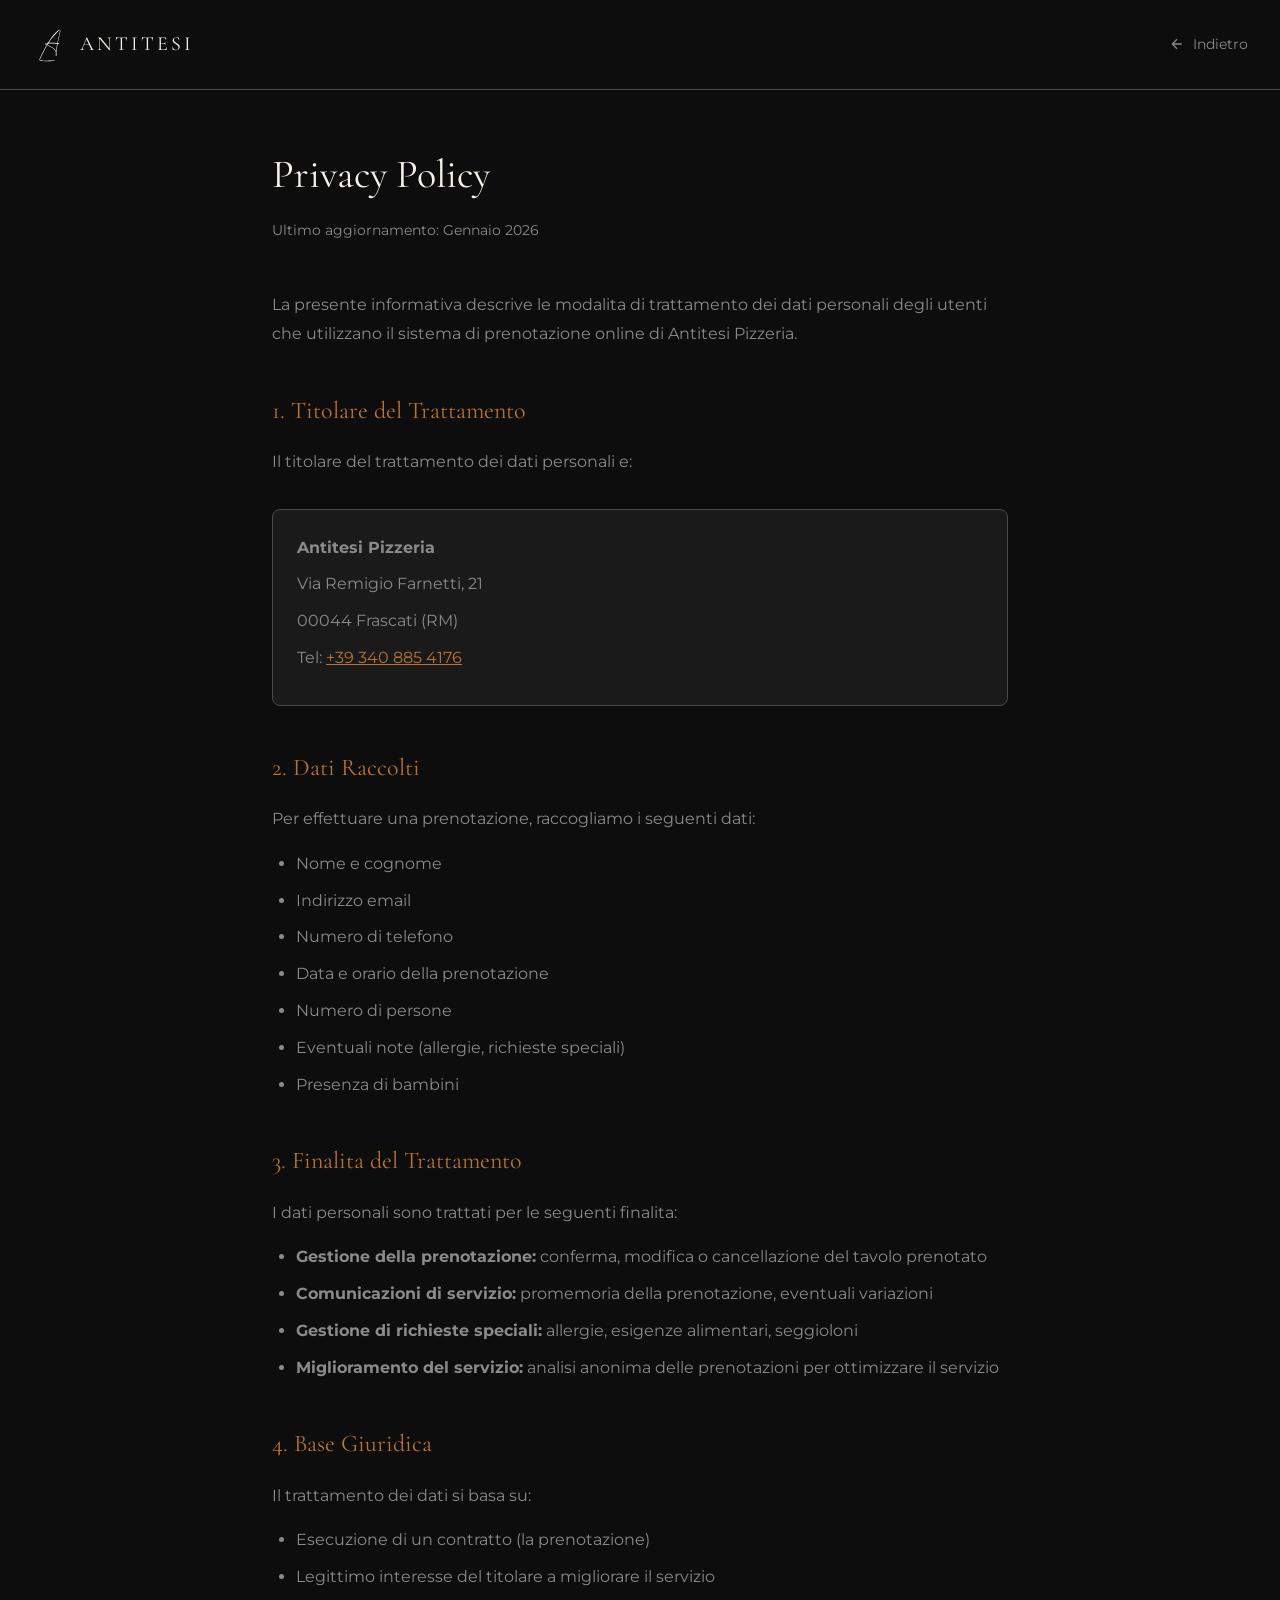
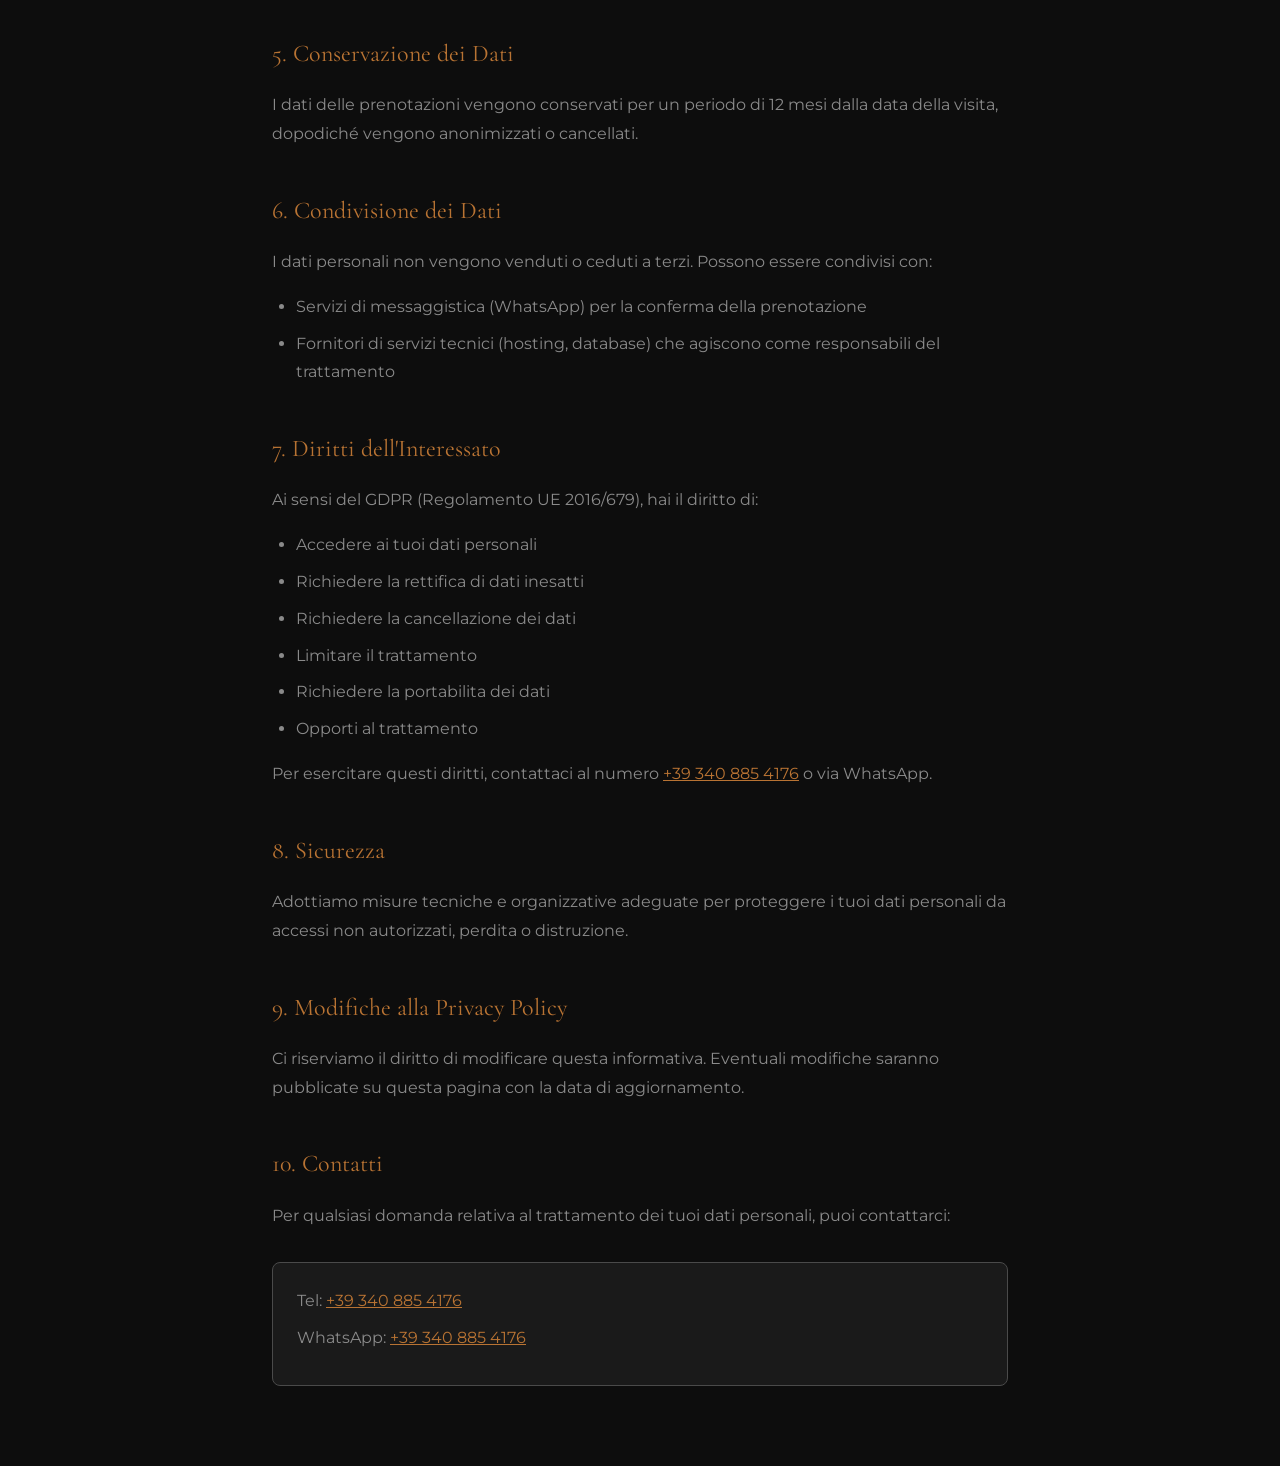
<file: privacy.html>
<!DOCTYPE html>
<html lang="it">
<head>
    <meta charset="UTF-8">
    <meta name="viewport" content="width=device-width, initial-scale=1.0">
    <meta name="description" content="Privacy Policy di Antitesi Pizzeria">
    <link rel="canonical" href="https://www.antitesipizzeria.it/privacy.html">
    <title>Privacy Policy | Antitesi Pizzeria</title>

    <!-- Fonts -->
    <link rel="preconnect" href="https://fonts.googleapis.com">
    <link rel="preconnect" href="https://fonts.gstatic.com" crossorigin>
    <link href="https://fonts.googleapis.com/css2?family=Cormorant+Garamond:wght@300;400;500&family=Montserrat:wght@300;400;500;600&display=swap" rel="stylesheet">

    <!-- Favicon -->
    <link rel="icon" type="image/svg+xml" href="assets/icons/favicon.svg">
    <link rel="icon" type="image/png" sizes="192x192" href="assets/icons/favicon-192.png">
    <link rel="icon" type="image/png" sizes="48x48" href="assets/icons/favicon-48.png">

    <style>
        :root {
            --color-black: #0d0d0d;
            --color-black-soft: #1a1a1a;
            --color-bronze: #b87333;
            --color-bronze-light: #d4956a;
            --color-white: #f5f0e8;
            --color-white-pure: #ffffff;
            --color-gray: #8a8a8a;
            --color-gray-dark: #4a4a4a;
            --font-display: 'Cormorant Garamond', Georgia, serif;
            --font-body: 'Montserrat', -apple-system, sans-serif;
        }

        * {
            box-sizing: border-box;
            margin: 0;
            padding: 0;
        }

        body {
            font-family: var(--font-body);
            background: var(--color-black);
            color: var(--color-white);
            min-height: 100vh;
            line-height: 1.8;
        }

        .header {
            padding: 1.5rem 2rem;
            display: flex;
            align-items: center;
            justify-content: space-between;
            border-bottom: 1px solid var(--color-gray-dark);
        }

        .logo-link {
            display: flex;
            align-items: center;
            gap: 0.75rem;
            text-decoration: none;
            color: var(--color-white);
        }

        .logo-img {
            width: 36px;
            height: auto;
        }

        .logo-text {
            font-family: var(--font-display);
            font-size: 1.25rem;
            letter-spacing: 0.15em;
        }

        .back-link {
            color: var(--color-gray);
            text-decoration: none;
            font-size: 0.875rem;
            display: flex;
            align-items: center;
            gap: 0.5rem;
            transition: color 0.2s;
        }

        .back-link:hover {
            color: var(--color-white);
        }

        .container {
            max-width: 800px;
            margin: 0 auto;
            padding: 3rem 2rem;
        }

        h1 {
            font-family: var(--font-display);
            font-size: 2.5rem;
            font-weight: 400;
            margin-bottom: 0.5rem;
            color: var(--color-white);
        }

        .last-update {
            color: var(--color-gray);
            font-size: 0.875rem;
            margin-bottom: 3rem;
        }

        h2 {
            font-family: var(--font-display);
            font-size: 1.5rem;
            font-weight: 400;
            color: var(--color-bronze);
            margin: 2.5rem 0 1rem;
        }

        p {
            color: var(--color-gray);
            margin-bottom: 1rem;
        }

        ul {
            color: var(--color-gray);
            margin: 1rem 0 1rem 1.5rem;
        }

        li {
            margin-bottom: 0.5rem;
        }

        a {
            color: var(--color-bronze);
        }

        a:hover {
            color: var(--color-bronze-light);
        }

        .contact-box {
            background: var(--color-black-soft);
            border: 1px solid var(--color-gray-dark);
            border-radius: 8px;
            padding: 1.5rem;
            margin: 2rem 0;
        }

        .contact-box p {
            margin-bottom: 0.5rem;
        }

        @media (max-width: 600px) {
            .container {
                padding: 2rem 1rem;
            }

            h1 {
                font-size: 2rem;
            }
        }
    </style>
</head>
<body>
    <header class="header">
        <a href="index.html" class="logo-link">
            <img src="assets/icons/logo.svg" alt="Antitesi" class="logo-img">
            <span class="logo-text">ANTITESI</span>
        </a>
        <a href="javascript:history.back()" class="back-link">
            <svg width="16" height="16" viewBox="0 0 24 24" fill="none" stroke="currentColor" stroke-width="2">
                <path d="M19 12H5M12 19l-7-7 7-7"/>
            </svg>
            Indietro
        </a>
    </header>

    <main class="container">
        <h1>Privacy Policy</h1>
        <p class="last-update">Ultimo aggiornamento: Gennaio 2026</p>

        <p>La presente informativa descrive le modalita di trattamento dei dati personali degli utenti che utilizzano il sistema di prenotazione online di Antitesi Pizzeria.</p>

        <h2>1. Titolare del Trattamento</h2>
        <p>Il titolare del trattamento dei dati personali e:</p>
        <div class="contact-box">
            <p><strong>Antitesi Pizzeria</strong></p>
            <p>Via Remigio Farnetti, 21</p>
            <p>00044 Frascati (RM)</p>
            <p>Tel: <a href="tel:+393408854176">+39 340 885 4176</a></p>
        </div>

        <h2>2. Dati Raccolti</h2>
        <p>Per effettuare una prenotazione, raccogliamo i seguenti dati:</p>
        <ul>
            <li>Nome e cognome</li>
            <li>Indirizzo email</li>
            <li>Numero di telefono</li>
            <li>Data e orario della prenotazione</li>
            <li>Numero di persone</li>
            <li>Eventuali note (allergie, richieste speciali)</li>
            <li>Presenza di bambini</li>
        </ul>

        <h2>3. Finalita del Trattamento</h2>
        <p>I dati personali sono trattati per le seguenti finalita:</p>
        <ul>
            <li><strong>Gestione della prenotazione:</strong> conferma, modifica o cancellazione del tavolo prenotato</li>
            <li><strong>Comunicazioni di servizio:</strong> promemoria della prenotazione, eventuali variazioni</li>
            <li><strong>Gestione di richieste speciali:</strong> allergie, esigenze alimentari, seggioloni</li>
            <li><strong>Miglioramento del servizio:</strong> analisi anonima delle prenotazioni per ottimizzare il servizio</li>
        </ul>

        <h2>4. Base Giuridica</h2>
        <p>Il trattamento dei dati si basa su:</p>
        <ul>
            <li>Esecuzione di un contratto (la prenotazione)</li>
            <li>Legittimo interesse del titolare a migliorare il servizio</li>
        </ul>

        <h2>5. Conservazione dei Dati</h2>
        <p>I dati delle prenotazioni vengono conservati per un periodo di 12 mesi dalla data della visita, dopodiché vengono anonimizzati o cancellati.</p>

        <h2>6. Condivisione dei Dati</h2>
        <p>I dati personali non vengono venduti o ceduti a terzi. Possono essere condivisi con:</p>
        <ul>
            <li>Servizi di messaggistica (WhatsApp) per la conferma della prenotazione</li>
            <li>Fornitori di servizi tecnici (hosting, database) che agiscono come responsabili del trattamento</li>
        </ul>

        <h2>7. Diritti dell'Interessato</h2>
        <p>Ai sensi del GDPR (Regolamento UE 2016/679), hai il diritto di:</p>
        <ul>
            <li>Accedere ai tuoi dati personali</li>
            <li>Richiedere la rettifica di dati inesatti</li>
            <li>Richiedere la cancellazione dei dati</li>
            <li>Limitare il trattamento</li>
            <li>Richiedere la portabilita dei dati</li>
            <li>Opporti al trattamento</li>
        </ul>
        <p>Per esercitare questi diritti, contattaci al numero <a href="tel:+393408854176">+39 340 885 4176</a> o via WhatsApp.</p>

        <h2>8. Sicurezza</h2>
        <p>Adottiamo misure tecniche e organizzative adeguate per proteggere i tuoi dati personali da accessi non autorizzati, perdita o distruzione.</p>

        <h2>9. Modifiche alla Privacy Policy</h2>
        <p>Ci riserviamo il diritto di modificare questa informativa. Eventuali modifiche saranno pubblicate su questa pagina con la data di aggiornamento.</p>

        <h2>10. Contatti</h2>
        <p>Per qualsiasi domanda relativa al trattamento dei tuoi dati personali, puoi contattarci:</p>
        <div class="contact-box">
            <p>Tel: <a href="tel:+393408854176">+39 340 885 4176</a></p>
            <p>WhatsApp: <a href="https://wa.me/393408854176">+39 340 885 4176</a></p>
        </div>
    </main>
</body>
</html>
</file>
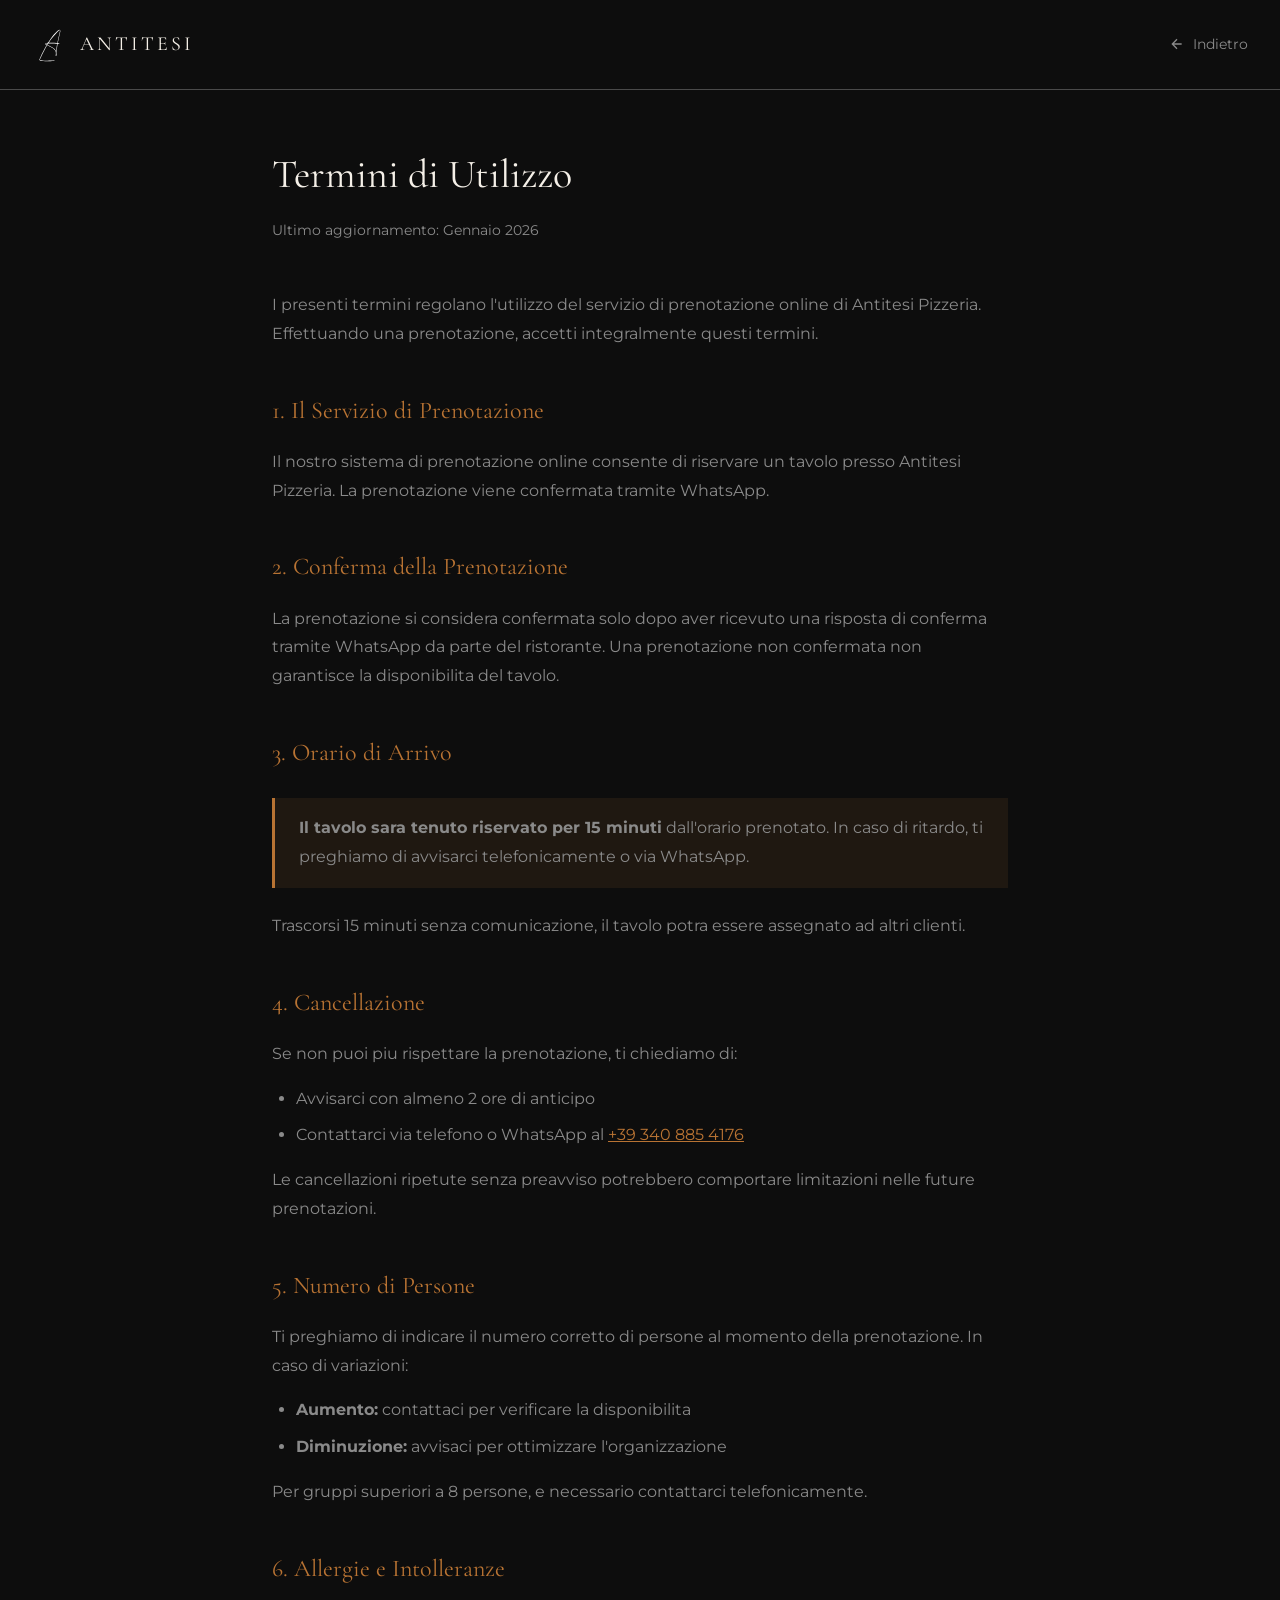
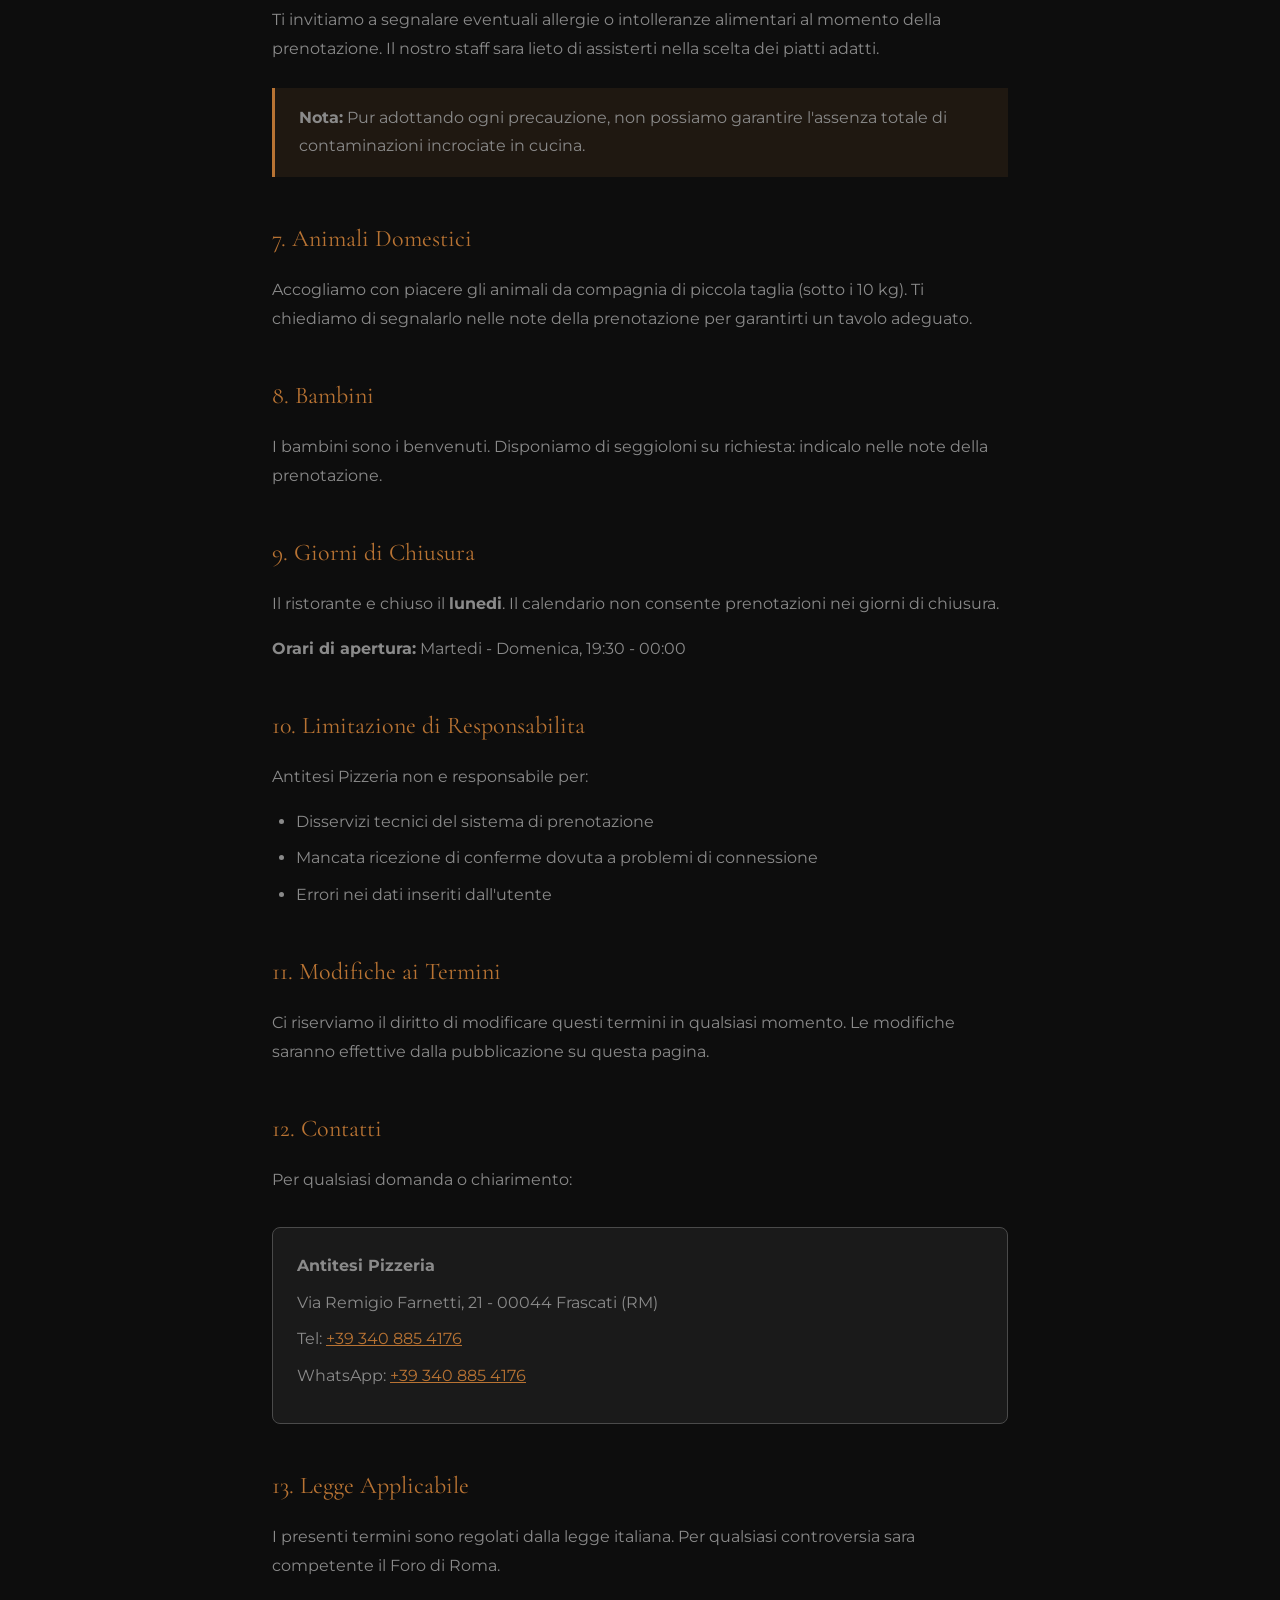
<file: termini.html>
<!DOCTYPE html>
<html lang="it">
<head>
    <meta charset="UTF-8">
    <meta name="viewport" content="width=device-width, initial-scale=1.0">
    <meta name="description" content="Termini di utilizzo di Antitesi Pizzeria">
    <link rel="canonical" href="https://www.antitesipizzeria.it/termini.html">
    <title>Termini di Utilizzo | Antitesi Pizzeria</title>

    <!-- Fonts -->
    <link rel="preconnect" href="https://fonts.googleapis.com">
    <link rel="preconnect" href="https://fonts.gstatic.com" crossorigin>
    <link href="https://fonts.googleapis.com/css2?family=Cormorant+Garamond:wght@300;400;500&family=Montserrat:wght@300;400;500;600&display=swap" rel="stylesheet">

    <!-- Favicon -->
    <link rel="icon" type="image/svg+xml" href="assets/icons/favicon.svg">
    <link rel="icon" type="image/png" sizes="192x192" href="assets/icons/favicon-192.png">
    <link rel="icon" type="image/png" sizes="48x48" href="assets/icons/favicon-48.png">

    <style>
        :root {
            --color-black: #0d0d0d;
            --color-black-soft: #1a1a1a;
            --color-bronze: #b87333;
            --color-bronze-light: #d4956a;
            --color-white: #f5f0e8;
            --color-white-pure: #ffffff;
            --color-gray: #8a8a8a;
            --color-gray-dark: #4a4a4a;
            --font-display: 'Cormorant Garamond', Georgia, serif;
            --font-body: 'Montserrat', -apple-system, sans-serif;
        }

        * {
            box-sizing: border-box;
            margin: 0;
            padding: 0;
        }

        body {
            font-family: var(--font-body);
            background: var(--color-black);
            color: var(--color-white);
            min-height: 100vh;
            line-height: 1.8;
        }

        .header {
            padding: 1.5rem 2rem;
            display: flex;
            align-items: center;
            justify-content: space-between;
            border-bottom: 1px solid var(--color-gray-dark);
        }

        .logo-link {
            display: flex;
            align-items: center;
            gap: 0.75rem;
            text-decoration: none;
            color: var(--color-white);
        }

        .logo-img {
            width: 36px;
            height: auto;
        }

        .logo-text {
            font-family: var(--font-display);
            font-size: 1.25rem;
            letter-spacing: 0.15em;
        }

        .back-link {
            color: var(--color-gray);
            text-decoration: none;
            font-size: 0.875rem;
            display: flex;
            align-items: center;
            gap: 0.5rem;
            transition: color 0.2s;
        }

        .back-link:hover {
            color: var(--color-white);
        }

        .container {
            max-width: 800px;
            margin: 0 auto;
            padding: 3rem 2rem;
        }

        h1 {
            font-family: var(--font-display);
            font-size: 2.5rem;
            font-weight: 400;
            margin-bottom: 0.5rem;
            color: var(--color-white);
        }

        .last-update {
            color: var(--color-gray);
            font-size: 0.875rem;
            margin-bottom: 3rem;
        }

        h2 {
            font-family: var(--font-display);
            font-size: 1.5rem;
            font-weight: 400;
            color: var(--color-bronze);
            margin: 2.5rem 0 1rem;
        }

        p {
            color: var(--color-gray);
            margin-bottom: 1rem;
        }

        ul {
            color: var(--color-gray);
            margin: 1rem 0 1rem 1.5rem;
        }

        li {
            margin-bottom: 0.5rem;
        }

        a {
            color: var(--color-bronze);
        }

        a:hover {
            color: var(--color-bronze-light);
        }

        .highlight-box {
            background: rgba(184, 115, 51, 0.1);
            border-left: 3px solid var(--color-bronze);
            padding: 1rem 1.5rem;
            margin: 1.5rem 0;
        }

        .highlight-box p {
            margin-bottom: 0;
        }

        .contact-box {
            background: var(--color-black-soft);
            border: 1px solid var(--color-gray-dark);
            border-radius: 8px;
            padding: 1.5rem;
            margin: 2rem 0;
        }

        .contact-box p {
            margin-bottom: 0.5rem;
        }

        @media (max-width: 600px) {
            .container {
                padding: 2rem 1rem;
            }

            h1 {
                font-size: 2rem;
            }
        }
    </style>
</head>
<body>
    <header class="header">
        <a href="index.html" class="logo-link">
            <img src="assets/icons/logo.svg" alt="Antitesi" class="logo-img">
            <span class="logo-text">ANTITESI</span>
        </a>
        <a href="javascript:history.back()" class="back-link">
            <svg width="16" height="16" viewBox="0 0 24 24" fill="none" stroke="currentColor" stroke-width="2">
                <path d="M19 12H5M12 19l-7-7 7-7"/>
            </svg>
            Indietro
        </a>
    </header>

    <main class="container">
        <h1>Termini di Utilizzo</h1>
        <p class="last-update">Ultimo aggiornamento: Gennaio 2026</p>

        <p>I presenti termini regolano l'utilizzo del servizio di prenotazione online di Antitesi Pizzeria. Effettuando una prenotazione, accetti integralmente questi termini.</p>

        <h2>1. Il Servizio di Prenotazione</h2>
        <p>Il nostro sistema di prenotazione online consente di riservare un tavolo presso Antitesi Pizzeria. La prenotazione viene confermata tramite WhatsApp.</p>

        <h2>2. Conferma della Prenotazione</h2>
        <p>La prenotazione si considera confermata solo dopo aver ricevuto una risposta di conferma tramite WhatsApp da parte del ristorante. Una prenotazione non confermata non garantisce la disponibilita del tavolo.</p>

        <h2>3. Orario di Arrivo</h2>
        <div class="highlight-box">
            <p><strong>Il tavolo sara tenuto riservato per 15 minuti</strong> dall'orario prenotato. In caso di ritardo, ti preghiamo di avvisarci telefonicamente o via WhatsApp.</p>
        </div>
        <p>Trascorsi 15 minuti senza comunicazione, il tavolo potra essere assegnato ad altri clienti.</p>

        <h2>4. Cancellazione</h2>
        <p>Se non puoi piu rispettare la prenotazione, ti chiediamo di:</p>
        <ul>
            <li>Avvisarci con almeno 2 ore di anticipo</li>
            <li>Contattarci via telefono o WhatsApp al <a href="tel:+393408854176">+39 340 885 4176</a></li>
        </ul>
        <p>Le cancellazioni ripetute senza preavviso potrebbero comportare limitazioni nelle future prenotazioni.</p>

        <h2>5. Numero di Persone</h2>
        <p>Ti preghiamo di indicare il numero corretto di persone al momento della prenotazione. In caso di variazioni:</p>
        <ul>
            <li><strong>Aumento:</strong> contattaci per verificare la disponibilita</li>
            <li><strong>Diminuzione:</strong> avvisaci per ottimizzare l'organizzazione</li>
        </ul>
        <p>Per gruppi superiori a 8 persone, e necessario contattarci telefonicamente.</p>

        <h2>6. Allergie e Intolleranze</h2>
        <p>Ti invitiamo a segnalare eventuali allergie o intolleranze alimentari al momento della prenotazione. Il nostro staff sara lieto di assisterti nella scelta dei piatti adatti.</p>
        <div class="highlight-box">
            <p><strong>Nota:</strong> Pur adottando ogni precauzione, non possiamo garantire l'assenza totale di contaminazioni incrociate in cucina.</p>
        </div>

        <h2>7. Animali Domestici</h2>
        <p>Accogliamo con piacere gli animali da compagnia di piccola taglia (sotto i 10 kg). Ti chiediamo di segnalarlo nelle note della prenotazione per garantirti un tavolo adeguato.</p>

        <h2>8. Bambini</h2>
        <p>I bambini sono i benvenuti. Disponiamo di seggioloni su richiesta: indicalo nelle note della prenotazione.</p>

        <h2>9. Giorni di Chiusura</h2>
        <p>Il ristorante e chiuso il <strong>lunedi</strong>. Il calendario non consente prenotazioni nei giorni di chiusura.</p>
        <p><strong>Orari di apertura:</strong> Martedi - Domenica, 19:30 - 00:00</p>

        <h2>10. Limitazione di Responsabilita</h2>
        <p>Antitesi Pizzeria non e responsabile per:</p>
        <ul>
            <li>Disservizi tecnici del sistema di prenotazione</li>
            <li>Mancata ricezione di conferme dovuta a problemi di connessione</li>
            <li>Errori nei dati inseriti dall'utente</li>
        </ul>

        <h2>11. Modifiche ai Termini</h2>
        <p>Ci riserviamo il diritto di modificare questi termini in qualsiasi momento. Le modifiche saranno effettive dalla pubblicazione su questa pagina.</p>

        <h2>12. Contatti</h2>
        <p>Per qualsiasi domanda o chiarimento:</p>
        <div class="contact-box">
            <p><strong>Antitesi Pizzeria</strong></p>
            <p>Via Remigio Farnetti, 21 - 00044 Frascati (RM)</p>
            <p>Tel: <a href="tel:+393408854176">+39 340 885 4176</a></p>
            <p>WhatsApp: <a href="https://wa.me/393408854176">+39 340 885 4176</a></p>
        </div>

        <h2>13. Legge Applicabile</h2>
        <p>I presenti termini sono regolati dalla legge italiana. Per qualsiasi controversia sara competente il Foro di Roma.</p>
    </main>
</body>
</html>
</file>
<file: styles.css>
/* ==========================================================================
   ANTITESI PIZZERIA - Styles
   Palette: Dark elegante con bronzo, verde, cognac
   ========================================================================== */

/* --------------------------------------------------------------------------
   CSS Variables
   -------------------------------------------------------------------------- */
:root {
    /* Colors - Palette Antitesi */
    --color-black: #0d0d0d;
    --color-black-soft: #1a1a1a;
    --color-black-lighter: #252525;
    --color-bronze: #b87333;
    --color-bronze-light: #d4956a;
    --color-bronze-dark: #8a5625;
    --color-green: #4a5d23;
    --color-green-light: #6b8a3a;
    --color-cognac: #c49a6c;
    --color-cognac-light: #d4b08a;
    --color-gold: #d4af37;
    --color-gold-light: #e8c864;
    --color-white: #f5f0e8;
    --color-white-pure: #ffffff;
    --color-gray: #8a8a8a;
    --color-gray-dark: #4a4a4a;

    /* Typography */
    --font-display: 'Cormorant Garamond', Georgia, serif;
    --font-body: 'Montserrat', -apple-system, sans-serif;

    /* Spacing */
    --space-xs: 0.5rem;
    --space-sm: 1rem;
    --space-md: 2rem;
    --space-lg: 4rem;
    --space-xl: 8rem;

    /* Transitions */
    --transition-fast: 0.2s ease;
    --transition-base: 0.3s ease;
    --transition-slow: 0.5s ease;
    --transition-slower: 0.8s ease;

    /* Borders */
    --border-radius: 4px;
    --border-radius-lg: 8px;

    /* Shadows */
    --shadow-sm: 0 2px 8px rgba(0, 0, 0, 0.3);
    --shadow-md: 0 4px 16px rgba(0, 0, 0, 0.4);
    --shadow-lg: 0 8px 32px rgba(0, 0, 0, 0.5);

    /* Layout */
    --container-width: 1200px;
    --navbar-height: 80px;
}

/* --------------------------------------------------------------------------
   Reset & Base
   -------------------------------------------------------------------------- */
*,
*::before,
*::after {
    box-sizing: border-box;
    margin: 0;
    padding: 0;
}

html {
    scroll-behavior: smooth;
    font-size: 16px;
}

body {
    font-family: var(--font-body);
    font-weight: 400;
    line-height: 1.6;
    color: var(--color-white);
    background-color: var(--color-black);
    -webkit-font-smoothing: antialiased;
    -moz-osx-font-smoothing: grayscale;
    overflow-x: hidden;
}

img {
    max-width: 100%;
    height: auto;
    display: block;
}

a {
    color: inherit;
    text-decoration: none;
    transition: color var(--transition-fast);
}

button {
    font-family: inherit;
    cursor: pointer;
    border: none;
    background: none;
}

address {
    font-style: normal;
}

/* --------------------------------------------------------------------------
   Typography
   -------------------------------------------------------------------------- */
h1, h2, h3, h4, h5, h6 {
    font-family: var(--font-display);
    font-weight: 400;
    line-height: 1.2;
    letter-spacing: 0.02em;
}

.section-label {
    display: block;
    font-family: var(--font-body);
    font-size: 0.75rem;
    font-weight: 500;
    text-transform: uppercase;
    letter-spacing: 0.2em;
    color: var(--color-bronze);
    margin-bottom: var(--space-sm);
}

.section-title {
    font-size: clamp(2.5rem, 6vw, 4rem);
    color: var(--color-white);
    margin-bottom: var(--space-md);
}

.section-intro {
    font-size: 1.125rem;
    color: var(--color-gray);
    max-width: 700px;
    margin: 0 auto var(--space-lg);
    text-align: center;
}

/* --------------------------------------------------------------------------
   Preloader
   -------------------------------------------------------------------------- */
#preloader {
    position: fixed;
    inset: 0;
    background: var(--color-black);
    display: flex;
    align-items: center;
    justify-content: center;
    z-index: 10000;
    transition: opacity 0.5s ease, visibility 0.5s ease;
}

#preloader.loaded {
    opacity: 0;
    visibility: hidden;
}

.loader {
    width: 80px;
    height: 100px;
}

.logo-loader {
    width: 80px;
    height: auto;
    animation: pulseLogo 1.5s ease-in-out infinite;
}

@keyframes pulseLogo {
    0%, 100% { opacity: 0.4; transform: scale(0.95); }
    50% { opacity: 1; transform: scale(1.05); }
}

/* --------------------------------------------------------------------------
   Layout
   -------------------------------------------------------------------------- */
.container {
    width: 100%;
    max-width: var(--container-width);
    margin: 0 auto;
    padding: 0 var(--space-md);
}

.section {
    padding: var(--space-xl) 0;
    position: relative;
}

.section-header {
    text-align: center;
    margin-bottom: var(--space-lg);
}

.section-header--light .section-label {
    color: var(--color-gold);
}

/* --------------------------------------------------------------------------
   Buttons
   -------------------------------------------------------------------------- */
.btn {
    display: inline-flex;
    align-items: center;
    justify-content: center;
    gap: var(--space-xs);
    padding: 1rem 2rem;
    font-family: var(--font-body);
    font-size: 0.875rem;
    font-weight: 500;
    text-transform: uppercase;
    letter-spacing: 0.1em;
    border-radius: var(--border-radius);
    transition: all var(--transition-base);
    cursor: pointer;
}

.btn-primary {
    background: linear-gradient(135deg, var(--color-bronze), var(--color-bronze-dark));
    color: var(--color-white-pure);
    border: none;
}

.btn-primary:hover {
    background: linear-gradient(135deg, var(--color-bronze-light), var(--color-bronze));
    transform: translateY(-2px);
    box-shadow: var(--shadow-md);
}

.btn-secondary {
    background: transparent;
    color: var(--color-white);
    border: 1px solid var(--color-white);
}

.btn-secondary:hover {
    background: var(--color-white);
    color: var(--color-black);
}

.btn-outline {
    background: transparent;
    color: var(--color-bronze);
    border: 1px solid var(--color-bronze);
}

.btn-outline:hover {
    background: var(--color-bronze);
    color: var(--color-white-pure);
}

.btn-whatsapp {
    background: #25D366;
    color: var(--color-white-pure);
}

.btn-whatsapp:hover {
    background: #128C7E;
    transform: translateY(-2px);
}

.btn-large {
    padding: 1.25rem 3rem;
    font-size: 1rem;
}

/* --------------------------------------------------------------------------
   Navigation
   -------------------------------------------------------------------------- */
.navbar {
    position: fixed;
    top: 0;
    left: 0;
    right: 0;
    height: var(--navbar-height);
    z-index: 1000;
    transition: all var(--transition-base);
}

.navbar::before {
    content: '';
    position: absolute;
    inset: 0;
    background: linear-gradient(to bottom, rgba(0,0,0,0.8), transparent);
    opacity: 1;
    transition: opacity var(--transition-base);
}

.navbar.scrolled::before {
    opacity: 0;
}

.navbar.scrolled {
    background: rgba(13, 13, 13, 0.95);
    backdrop-filter: blur(10px);
    box-shadow: var(--shadow-sm);
}

.nav-container {
    position: relative;
    display: flex;
    align-items: center;
    justify-content: flex-end; /* Tutto a destra su desktop */
    height: 100%;
    max-width: 100%; /* Full width per navbar */
    margin: 0;
    padding: 0 var(--space-lg); /* Più padding laterale */
}

.nav-logo {
    display: none; /* Nascosto su desktop */
    align-items: center;
    gap: var(--space-sm);
    color: var(--color-white);
    z-index: 1001;
}

.logo-icon {
    width: 40px;
    height: auto;
    max-height: 50px;
    object-fit: contain;
}

.logo-text {
    font-family: var(--font-display);
    font-size: 1.5rem;
    font-weight: 400;
    letter-spacing: 0.15em;
}

.nav-menu {
    display: flex;
    align-items: center;
    gap: var(--space-md);
    list-style: none;
    margin-left: auto;
    padding-right: 0; /* Tutto a destra */
}

.nav-link {
    font-size: 0.8125rem;
    font-weight: 500;
    text-transform: uppercase;
    letter-spacing: 0.1em;
    color: var(--color-white);
    padding: var(--space-xs) 0;
    position: relative;
}

.nav-link::after {
    content: '';
    position: absolute;
    bottom: 0;
    left: 0;
    width: 0;
    height: 1px;
    background: var(--color-bronze);
    transition: width var(--transition-base);
}

.nav-link:hover::after {
    width: 100%;
}

.nav-cta {
    background: var(--color-bronze);
    padding: var(--space-xs) var(--space-sm);
    border-radius: var(--border-radius);
}

.nav-cta::after {
    display: none;
}

.nav-cta:hover {
    background: var(--color-bronze-light);
}

/* Mobile Navigation Toggle */
.nav-toggle {
    display: none;
    flex-direction: column;
    gap: 6px;
    width: 30px;
    height: 24px;
    z-index: 1001;
}

.nav-toggle span {
    display: block;
    width: 100%;
    height: 2px;
    background: var(--color-white);
    transition: all var(--transition-base);
}

/* --------------------------------------------------------------------------
   Hero Section - Video Background
   -------------------------------------------------------------------------- */
.hero {
    position: relative;
    min-height: 100vh;
    display: flex;
    align-items: center;
    justify-content: center;
    overflow: hidden;
    background: var(--color-black);
}

/* Video wrapper — copre tutta la hero */
.hero-video-wrapper {
    position: absolute;
    inset: 0;
    z-index: 0;
}

.hero-video {
    width: 100%;
    height: 100%;
    object-fit: cover;
    opacity: 0;
    animation: fadeInVideo 2s ease forwards;
    animation-delay: 0.3s;
}

@keyframes fadeInVideo {
    from { opacity: 0; }
    to { opacity: 1; }
}

/* Overlay gradiente — scurisce il video per leggibilità testo */
.hero-overlay {
    position: absolute;
    inset: 0;
    z-index: 1;
    pointer-events: none;
    background:
        /* Vignette radiale */
        radial-gradient(
            ellipse at center,
            rgba(13, 13, 13, 0.15) 0%,
            rgba(13, 13, 13, 0.3) 40%,
            rgba(13, 13, 13, 0.6) 70%,
            rgba(13, 13, 13, 0.85) 90%,
            var(--color-black) 100%
        ),
        /* Gradiente verticale — forte in basso per transizione alla sezione successiva */
        linear-gradient(
            to bottom,
            rgba(13, 13, 13, 0.3) 0%,
            rgba(13, 13, 13, 0.2) 30%,
            rgba(13, 13, 13, 0.4) 60%,
            rgba(13, 13, 13, 0.9) 85%,
            var(--color-black) 100%
        );
}

.hero-content {
    position: relative;
    z-index: 2;
    text-align: center;
    padding: var(--space-lg) var(--space-md) var(--space-xl);
    padding-top: calc(var(--navbar-height) + var(--space-md));
    max-width: 800px;
}

.hero-logo {
    margin-bottom: var(--space-md);
}

.logo-main {
    width: 180px;
    height: auto;
    max-height: 220px;
    margin: 0 auto;
    display: block;
    object-fit: contain;
    animation: fadeInLogo 1.5s ease forwards;
    opacity: 0;
}

@keyframes fadeInLogo {
    from { opacity: 0; transform: scale(0.8); }
    to { opacity: 1; transform: scale(1); }
}

.hero-title {
    font-family: var(--font-display);
    font-size: clamp(3rem, 10vw, 6rem);
    font-weight: 300;
    letter-spacing: 0.3em;
    color: var(--color-white);
    margin-bottom: var(--space-xs);
    opacity: 0;
    animation: fadeInUp 1s ease forwards;
    animation-delay: 1s;
}

.hero-subtitle {
    font-family: var(--font-body);
    font-size: 1.1rem;
    font-weight: 400;
    letter-spacing: 0.5em;
    color: var(--color-bronze-light);
    text-shadow: 0 1px 8px rgba(0, 0, 0, 0.5);
    margin-bottom: var(--space-md);
    opacity: 0;
    animation: fadeInUp 1s ease forwards;
    animation-delay: 1.2s;
}

.hero-tagline {
    font-family: var(--font-display);
    font-size: 1.25rem;
    font-style: italic;
    color: var(--color-cognac-light);
    margin-bottom: var(--space-lg);
    opacity: 0;
    animation: fadeInUp 1s ease forwards;
    animation-delay: 1.4s;
}

.hero-cta {
    display: flex;
    gap: var(--space-sm);
    justify-content: center;
    flex-wrap: wrap;
    opacity: 0;
    animation: fadeInUp 1s ease forwards;
    animation-delay: 1.6s;
}

@keyframes fadeInUp {
    from {
        opacity: 0;
        transform: translateY(30px);
    }
    to {
        opacity: 1;
        transform: translateY(0);
    }
}

@keyframes fadeIn {
    from { opacity: 0; }
    to { opacity: 1; }
}

/* --------------------------------------------------------------------------
   Filosofia Section
   -------------------------------------------------------------------------- */
.filosofia {
    background: var(--color-black-soft);
    overflow: hidden;
}

.filosofia-content {
    display: grid;
    grid-template-columns: 1fr 1fr;
    gap: var(--space-lg);
    align-items: center;
}

.filosofia-quote {
    font-family: var(--font-display);
    font-size: 1.5rem;
    font-style: italic;
    color: var(--color-cognac-light);
    border-left: 3px solid var(--color-bronze);
    padding-left: var(--space-md);
    margin-bottom: var(--space-md);
}

.filosofia-desc {
    color: var(--color-gray);
    margin-bottom: var(--space-sm);
    line-height: 1.8;
}

.filosofia-image {
    position: relative;
}

.filosofia-image img {
    border-radius: var(--border-radius-lg);
    box-shadow: var(--shadow-lg);
}

.image-frame {
    position: absolute;
    top: var(--space-md);
    left: var(--space-md);
    right: calc(var(--space-md) * -1);
    bottom: calc(var(--space-md) * -1);
    border: 1px solid var(--color-bronze);
    border-radius: var(--border-radius-lg);
    z-index: -1;
}

.section-bg-element {
    position: absolute;
    top: 50%;
    right: -200px;
    width: 400px;
    height: 400px;
    background: radial-gradient(circle, var(--color-bronze) 0%, transparent 70%);
    opacity: 0.05;
    border-radius: 50%;
    transform: translateY(-50%);
}

/* --------------------------------------------------------------------------
   Locale / Gallery Section
   -------------------------------------------------------------------------- */
.locale {
    background: var(--color-black);
}

/* Dots nascosti su desktop */
.gallery-dots {
    display: none;
}

.gallery {
    display: grid;
    grid-template-columns: repeat(4, 1fr);
    grid-template-rows: repeat(2, 300px);
    gap: var(--space-sm);
}

.gallery-item {
    position: relative;
    overflow: hidden;
    border-radius: var(--border-radius-lg);
    cursor: pointer;
}

.gallery-item--large {
    grid-column: span 2;
    grid-row: span 2;
}

.gallery-item--wide {
    grid-column: span 2;
}

.gallery-item img {
    width: 100%;
    height: 100%;
    object-fit: cover;
    object-position: center;
    image-rendering: auto;
    -webkit-backface-visibility: hidden;
    backface-visibility: hidden;
    transition: transform var(--transition-slow);
}

.gallery-item:hover img {
    transform: scale(1.1);
}

.gallery-overlay {
    position: absolute;
    inset: 0;
    background: linear-gradient(to top, rgba(0,0,0,0.8), transparent);
    display: flex;
    align-items: flex-end;
    padding: var(--space-md);
    opacity: 0;
    transition: opacity var(--transition-base);
}

.gallery-item:hover .gallery-overlay {
    opacity: 1;
}

.gallery-overlay span {
    font-family: var(--font-display);
    font-size: 1.25rem;
    color: var(--color-white);
}

.locale-eventi {
    text-align: center;
    margin-top: var(--space-sm);
    padding: var(--space-sm) var(--space-lg) var(--space-md);
}

.locale-eventi-separator {
    display: flex;
    align-items: center;
    justify-content: center;
    gap: var(--space-sm);
    margin-bottom: var(--space-sm);
}

.separator-line {
    display: block;
    width: 80px;
    height: 1px;
    background: linear-gradient(90deg, transparent, var(--color-bronze), transparent);
}

.separator-icon {
    color: var(--color-bronze);
    display: flex;
    align-items: center;
    opacity: 0.85;
}

.locale-eventi-label {
    font-family: var(--font-display);
    font-size: 1.75rem;
    font-weight: 400;
    font-style: italic;
    color: var(--color-cognac-light);
    margin-bottom: var(--space-xs);
    letter-spacing: 0.03em;
}

.locale-eventi p {
    font-family: var(--font-body);
    font-size: 1.1rem;
    color: var(--color-white);
    margin-bottom: var(--space-sm);
    letter-spacing: 0.02em;
    line-height: 1.8;
}

.locale-eventi strong {
    color: var(--color-bronze-light);
}

.btn-outline-bronze {
    display: inline-block;
    padding: 0.75rem 2rem;
    border: 1px solid var(--color-bronze);
    color: var(--color-bronze);
    font-family: var(--font-body);
    font-size: 0.875rem;
    font-weight: 600;
    letter-spacing: 0.1em;
    text-transform: uppercase;
    text-decoration: none;
    border-radius: var(--border-radius-lg);
    transition: all var(--transition-base);
}

.btn-outline-bronze:hover {
    background: var(--color-bronze);
    color: var(--color-black);
}

/* --------------------------------------------------------------------------
   Menu Section
   -------------------------------------------------------------------------- */
.menu-section {
    background: var(--color-black-soft);
}

.menu-tabs {
    display: flex;
    justify-content: center;
    gap: var(--space-xs);
    margin-bottom: var(--space-lg);
    flex-wrap: wrap;
}

.menu-tab {
    padding: var(--space-sm) var(--space-md);
    font-size: 0.875rem;
    font-weight: 500;
    text-transform: uppercase;
    letter-spacing: 0.1em;
    color: var(--color-gray);
    border: 1px solid var(--color-gray-dark);
    border-radius: var(--border-radius);
    transition: all var(--transition-base);
}

.menu-tab:hover {
    color: var(--color-white);
    border-color: var(--color-bronze);
}

.menu-tab.active {
    background: var(--color-bronze);
    color: var(--color-white-pure);
    border-color: var(--color-bronze);
}

.menu-category {
    display: none;
}

.menu-category.active {
    display: block;
    animation: fadeIn 0.5s ease;
}

.menu-grid {
    display: grid;
    grid-template-columns: repeat(auto-fill, minmax(300px, 1fr));
    gap: var(--space-md);
}

.menu-item {
    background: var(--color-black-lighter);
    border-radius: var(--border-radius-lg);
    overflow: hidden;
    transition: transform var(--transition-base), box-shadow var(--transition-base);
}

.menu-item:hover {
    transform: translateY(-5px);
    box-shadow: var(--shadow-md);
}

.menu-item--featured {
    border: 1px solid var(--color-gold);
}

.menu-item-image {
    height: 200px;
    overflow: hidden;
}

.menu-item-image img {
    width: 100%;
    height: 100%;
    object-fit: cover;
    transition: transform var(--transition-slow);
}

.menu-item:hover .menu-item-image img {
    transform: scale(1.1);
}

.menu-item-content {
    padding: var(--space-md);
}

.menu-item-header {
    display: flex;
    justify-content: space-between;
    align-items: baseline;
    margin-bottom: var(--space-xs);
}

.menu-item-header h3 {
    font-family: var(--font-display);
    font-size: 1.25rem;
    color: var(--color-white);
}

.menu-item-price {
    font-family: var(--font-display);
    font-size: 1.125rem;
    color: var(--color-bronze);
}

.menu-item-desc {
    font-size: 0.875rem;
    color: var(--color-gray);
    margin-bottom: var(--space-sm);
    line-height: 1.6;
}

.menu-item-badge {
    display: inline-block;
    padding: 0.25rem 0.75rem;
    font-size: 0.6875rem;
    font-weight: 600;
    text-transform: uppercase;
    letter-spacing: 0.05em;
    background: var(--color-green);
    color: var(--color-white-pure);
    border-radius: 20px;
}

.menu-item-badge--spicy {
    background: #c0392b;
}

.menu-item-badge--signature {
    background: linear-gradient(135deg, var(--color-gold), var(--color-bronze));
}

.menu-category-nota {
    text-align: center;
    font-style: italic;
    color: var(--color-text-muted);
    font-size: 0.85rem;
    margin-top: var(--space-md);
    padding-top: var(--space-sm);
    border-top: 1px solid rgba(255,255,255,0.08);
}

.menu-footer {
    text-align: center;
    margin-top: var(--space-lg);
}

/* --------------------------------------------------------------------------
   Pizza Section
   -------------------------------------------------------------------------- */
.pizza-section {
    background: var(--color-black);
    position: relative;
    overflow: hidden;
}

.pizza-bg {
    position: absolute;
    inset: 0;
    background: linear-gradient(135deg, var(--color-bronze-dark) 0%, var(--color-black) 50%);
    opacity: 0.1;
}

.pizza-content {
    display: grid;
    grid-template-columns: 1fr 1fr;
    gap: var(--space-lg);
    align-items: center;
}

.pizza-features {
    display: grid;
    grid-template-columns: 1fr 1fr;
    gap: var(--space-md);
}

.pizza-feature {
    text-align: center;
    padding: var(--space-md);
}

.pizza-feature-icon {
    width: 64px;
    height: 64px;
    margin: 0 auto var(--space-sm);
    color: var(--color-bronze);
}

.pizza-feature-icon svg {
    width: 100%;
    height: 100%;
}

.pizza-feature h3 {
    font-family: var(--font-display);
    font-size: 1.125rem;
    color: var(--color-white);
    margin-bottom: var(--space-xs);
}

.pizza-feature p {
    font-size: 0.875rem;
    color: var(--color-gray);
    line-height: 1.6;
}

.pizza-image {
    position: relative;
}

.pizza-image img {
    border-radius: var(--border-radius-lg);
    box-shadow: var(--shadow-lg);
}

.pizza-image-frame {
    position: absolute;
    top: calc(var(--space-md) * -1);
    left: calc(var(--space-md) * -1);
    right: var(--space-md);
    bottom: var(--space-md);
    border: 1px solid var(--color-bronze);
    border-radius: var(--border-radius-lg);
    z-index: -1;
}

/* --------------------------------------------------------------------------
   Prenota Section
   -------------------------------------------------------------------------- */
.prenota-section {
    background: linear-gradient(135deg, var(--color-black-soft) 0%, var(--color-black) 100%);
}

.prenota-content {
    display: grid;
    grid-template-columns: 1fr 1fr;
    gap: var(--space-lg);
    align-items: center;
}

.prenota-desc {
    font-size: 1.125rem;
    color: var(--color-gray);
    margin-bottom: var(--space-md);
    line-height: 1.8;
}

.prenota-details {
    display: flex;
    flex-direction: column;
    gap: var(--space-md);
}

.prenota-detail {
    display: flex;
    gap: var(--space-sm);
    align-items: flex-start;
}

.prenota-detail svg {
    flex-shrink: 0;
    color: var(--color-bronze);
    margin-top: 2px;
}

.prenota-detail strong {
    display: block;
    color: var(--color-white);
    margin-bottom: 0.25rem;
}

.prenota-detail span {
    display: block;
    color: var(--color-gray);
    font-size: 0.9375rem;
}

.prenota-detail a {
    color: var(--color-bronze);
}

.prenota-detail a:hover {
    color: var(--color-bronze-light);
}

.prenota-detail-note {
    font-size: 0.8125rem !important;
    color: var(--color-gray-dark) !important;
    font-style: italic;
}

.prenota-cta {
    text-align: center;
    padding: var(--space-lg);
    background: var(--color-black-lighter);
    border-radius: var(--border-radius-lg);
    border: 1px solid var(--color-gray-dark);
}

.prenota-note {
    margin: var(--space-sm) 0;
    font-size: 0.875rem;
    color: var(--color-gray);
}

/* --------------------------------------------------------------------------
   Contatti Section
   -------------------------------------------------------------------------- */
.contatti-section {
    background: var(--color-black-soft);
}

.contatti-content {
    display: grid;
    grid-template-columns: 1fr 2fr;
    gap: var(--space-lg);
}

.contatti-item {
    display: flex;
    gap: var(--space-sm);
    margin-bottom: var(--space-md);
}

.contatti-item svg {
    flex-shrink: 0;
    color: var(--color-bronze);
    margin-top: 2px;
}

.contatti-item strong {
    display: block;
    color: var(--color-white);
    margin-bottom: 0.25rem;
}

.contatti-item address {
    color: var(--color-gray);
    line-height: 1.6;
}

.contatti-info .btn {
    margin-bottom: var(--space-md);
}

.contatti-social {
    margin-top: var(--space-md);
}

.contatti-social span {
    display: block;
    font-size: 0.75rem;
    text-transform: uppercase;
    letter-spacing: 0.2em;
    color: var(--color-gray);
    margin-bottom: var(--space-sm);
}

.social-links {
    display: flex;
    gap: var(--space-sm);
}

.social-links a {
    display: flex;
    align-items: center;
    justify-content: center;
    width: 44px;
    height: 44px;
    border: 1px solid var(--color-gray-dark);
    border-radius: 50%;
    color: var(--color-white);
    transition: all var(--transition-base);
}

.social-links a:hover {
    background: var(--color-bronze);
    border-color: var(--color-bronze);
    transform: translateY(-3px);
}

.contatti-map {
    border-radius: var(--border-radius-lg);
    overflow: hidden;
    box-shadow: var(--shadow-md);
}

.contatti-map iframe {
    display: block;
    filter: grayscale(100%) invert(90%) contrast(90%);
}

/* --------------------------------------------------------------------------
   Footer
   -------------------------------------------------------------------------- */
.footer {
    background: var(--color-black);
    padding: var(--space-lg) 0 var(--space-md);
    border-top: 1px solid var(--color-gray-dark);
}

.footer-content {
    display: flex;
    justify-content: space-between;
    align-items: center;
    flex-wrap: wrap;
    gap: var(--space-md);
    margin-bottom: var(--space-md);
    padding-bottom: var(--space-md);
    border-bottom: 1px solid var(--color-gray-dark);
}

.footer-brand {
    display: flex;
    align-items: center;
    gap: var(--space-sm);
}

.footer-logo {
    width: 40px;
    height: auto;
    max-height: 50px;
    object-fit: contain;
    filter: sepia(100%) saturate(300%) hue-rotate(-10deg) brightness(0.9);
}

.footer-name {
    display: block;
    font-family: var(--font-display);
    font-size: 1.25rem;
    letter-spacing: 0.15em;
    color: var(--color-white);
}

.footer-type {
    display: block;
    font-size: 0.75rem;
    text-transform: uppercase;
    letter-spacing: 0.3em;
    color: var(--color-gray);
}

.footer-info {
    text-align: center;
}

.footer-info p {
    color: var(--color-gray);
    font-size: 0.875rem;
    margin-bottom: 0.25rem;
}

.footer-info a {
    color: var(--color-bronze);
}

.footer-info a:hover {
    color: var(--color-bronze-light);
}

.footer-social {
    display: flex;
    gap: var(--space-sm);
}

.footer-social a {
    display: flex;
    align-items: center;
    justify-content: center;
    width: 40px;
    height: 40px;
    color: var(--color-gray);
    transition: color var(--transition-fast);
}

.footer-social a:hover {
    color: var(--color-bronze);
}

.footer-bottom {
    display: flex;
    justify-content: space-between;
    align-items: center;
    flex-wrap: wrap;
    gap: var(--space-sm);
}

.footer-bottom p {
    font-size: 0.8125rem;
    color: var(--color-gray-dark);
}

.footer-credits {
    font-size: 0.75rem !important;
}

/* --------------------------------------------------------------------------
   Scroll Animations
   -------------------------------------------------------------------------- */
.reveal {
    opacity: 0;
    transform: translateY(30px);
    transition: all 0.8s ease;
}

.reveal.active {
    opacity: 1;
    transform: translateY(0);
}

/* --------------------------------------------------------------------------
   Responsive Design
   -------------------------------------------------------------------------- */
@media (max-width: 1024px) {
    .filosofia-content,
    .pizza-content,
    .prenota-content {
        grid-template-columns: 1fr;
        gap: var(--space-md);
    }

    .filosofia-image {
        order: -1;
    }

    .pizza-features {
        order: 1;
    }

    .gallery {
        grid-template-columns: repeat(2, 1fr);
        grid-template-rows: repeat(3, 200px);
    }

    .gallery-item--large {
        grid-column: span 2;
        grid-row: span 1;
    }

    .contatti-content {
        grid-template-columns: 1fr;
    }

    .contatti-map {
        height: 300px;
    }

    .contatti-map iframe {
        height: 100%;
    }
}

@media (max-width: 768px) {
    :root {
        --navbar-height: 60px;
    }

    .section {
        padding: var(--space-lg) 0;
    }

    /* Mobile navbar layout - solo hamburger a destra */
    .nav-container {
        justify-content: flex-end;
        padding: 0 var(--space-md);
    }

    /* Nascondi logo in navbar anche su mobile */
    .nav-logo {
        display: none;
    }

    /* Mobile Navigation */
    .nav-toggle {
        display: flex;
    }

    .nav-menu {
        position: fixed;
        top: 0;
        right: -100%;
        width: 100%;
        height: 100vh;
        background: var(--color-black);
        flex-direction: column;
        justify-content: center;
        gap: var(--space-md);
        transition: right var(--transition-base);
    }

    .nav-menu.active {
        right: 0;
    }

    .nav-link {
        font-size: 1.25rem;
    }

    .nav-toggle.active span:nth-child(1) {
        transform: rotate(45deg) translate(6px, 6px);
    }

    .nav-toggle.active span:nth-child(2) {
        opacity: 0;
    }

    .nav-toggle.active span:nth-child(3) {
        transform: rotate(-45deg) translate(6px, -6px);
    }

    /* Hero adjustments mobile - layout bilanciato */
    .hero-content {
        display: flex;
        flex-direction: column;
        justify-content: flex-start;
        align-items: center;
        min-height: 100vh;
        padding: 12vh var(--space-sm) 8vh;
        gap: 0;
    }

    /* Mobile: video visibile, poster come fallback */
    .hero-video-wrapper {
        background: url('assets/images/hero/pizza-hero.jpg') center/cover no-repeat;
    }

    .hero-logo {
        margin-bottom: var(--space-sm);
    }

    .logo-main {
        width: 160px;
        max-height: 200px;
    }

    .hero-title {
        font-size: clamp(3.8rem, 16vw, 5.5rem);
        letter-spacing: 0.25em;
        margin-bottom: 0.25rem;
    }

    .hero-subtitle {
        font-size: 1.2rem;
        letter-spacing: 0.5em;
        margin-bottom: var(--space-sm);
    }

    .hero-tagline {
        font-size: 1.4rem;
        margin-bottom: 0;
    }

    .hero-cta {
        display: flex;
        flex-direction: column;
        align-items: center;
        gap: var(--space-sm);
        width: 280px;
        position: absolute;
        bottom: 15vh;
        left: 0;
        right: 0;
        margin: 0 auto;
    }

    .hero-cta .btn {
        padding: var(--space-sm) var(--space-lg);
        font-size: 0.9rem;
        width: 100%;
    }

    /* Prenota arancione */
    .hero-cta .btn-primary {
        background: linear-gradient(135deg, var(--color-bronze), var(--color-bronze-dark));
        border: none;
        color: var(--color-white-pure);
    }

    /* Menu solo bordo bianco */
    .hero-cta .btn-secondary {
        background: transparent;
        border: 1px solid var(--color-white);
        color: var(--color-white);
    }

    .hero-cta .btn-secondary:hover {
        background: rgba(255, 255, 255, 0.1);
    }

    /* Gallery → Carousel orizzontale su mobile */
    .gallery {
        display: flex;
        overflow-x: auto;
        scroll-snap-type: x mandatory;
        -webkit-overflow-scrolling: touch;
        gap: 0.75rem;
        padding-bottom: 1rem;
        scrollbar-width: none;
    }

    .gallery::-webkit-scrollbar {
        display: none;
    }

    .gallery-item,
    .gallery-item--large,
    .gallery-item--wide {
        grid-column: unset;
        grid-row: unset;
        flex: 0 0 85%;
        height: 250px;
        scroll-snap-align: center;
    }

    /* Dot indicators */
    .gallery-dots {
        display: flex;
        justify-content: center;
        gap: 0.5rem;
        margin-top: 0.75rem;
    }

    .gallery-dot {
        width: 8px;
        height: 8px;
        border-radius: 50%;
        background: rgba(255, 255, 255, 0.25);
        border: none;
        padding: 0;
        cursor: pointer;
        transition: all 0.3s ease;
    }

    .gallery-dot.active {
        background: var(--color-bronze);
        transform: scale(1.3);
    }

    /* Menu */
    .menu-grid {
        grid-template-columns: 1fr;
    }

    .menu-tabs {
        gap: 0.25rem;
    }

    .menu-tab {
        padding: var(--space-xs) var(--space-sm);
        font-size: 0.75rem;
    }

    /* Pizza features */
    .pizza-features {
        grid-template-columns: 1fr;
    }

    /* Prenota */
    .prenota-cta {
        padding: var(--space-md);
    }

    /* Footer */
    .footer-content {
        flex-direction: column;
        text-align: center;
    }

    .footer-bottom {
        flex-direction: column;
        text-align: center;
    }
}

@media (max-width: 480px) {
    html {
        font-size: 14px;
    }

    .container {
        padding: 0 var(--space-sm);
    }

    /* Hero per schermi piccoli - tutto leggermente ridotto ma bilanciato */
    .hero-content {
        padding: 10vh var(--space-sm) 6vh;
    }

    .logo-main {
        width: 140px;
        max-height: 170px;
    }

    .hero-title {
        font-size: 3.2rem;
        letter-spacing: 0.2em;
    }

    .hero-subtitle {
        font-size: 1.1rem;
        letter-spacing: 0.4em;
    }

    .hero-tagline {
        font-size: 1.25rem;
    }

    .hero-cta {
        max-width: 240px;
    }

    .hero-cta .btn {
        font-size: 0.85rem;
        padding: var(--space-sm) var(--space-md);
    }

    .section-title {
        font-size: 2rem;
    }

    .filosofia-quote {
        font-size: 1.25rem;
    }
}

/* --------------------------------------------------------------------------
   Image Placeholders (fallback when images are missing)
   -------------------------------------------------------------------------- */
.pizza-cinematic-img,
.filosofia-image img,
.gallery-item img,
.menu-item-image img,
.pizza-image img {
    background: var(--color-black-lighter);
    min-height: 200px;
}

/* --------------------------------------------------------------------------
   Desktop Sticky CTA
   -------------------------------------------------------------------------- */
.desktop-sticky-cta {
    display: none;
}

@media (min-width: 769px) {
    .desktop-sticky-cta {
        display: flex;
        align-items: center;
        gap: 0.5rem;
        position: fixed;
        bottom: 2rem;
        right: 2rem;
        z-index: 900;
        padding: 0.75rem 1.5rem;
        background: linear-gradient(135deg, var(--color-bronze), var(--color-bronze-dark));
        color: #fff;
        font-family: var(--font-secondary);
        font-size: 0.8125rem;
        font-weight: 600;
        text-transform: uppercase;
        letter-spacing: 0.1em;
        text-decoration: none;
        border-radius: 50px;
        box-shadow: 0 4px 20px rgba(184, 115, 51, 0.35);
        opacity: 0;
        transform: translateY(20px);
        pointer-events: none;
        transition: opacity 0.4s ease, transform 0.4s ease, background 0.3s ease, box-shadow 0.3s ease;
    }

    .desktop-sticky-cta.visible {
        opacity: 1;
        transform: translateY(0);
        pointer-events: auto;
    }

    .desktop-sticky-cta:hover {
        background: linear-gradient(135deg, var(--color-bronze-light), var(--color-bronze));
        box-shadow: 0 6px 28px rgba(184, 115, 51, 0.5);
        transform: translateY(-2px);
    }

    .desktop-sticky-cta svg {
        flex-shrink: 0;
    }
}

/* --------------------------------------------------------------------------
   Mobile Sticky CTA
   -------------------------------------------------------------------------- */
.mobile-sticky-cta {
    display: none; /* Nascosto su desktop */
}

@media (max-width: 768px) {
    .mobile-sticky-cta {
        display: block;
        position: fixed;
        bottom: 0;
        left: 0;
        right: 0;
        z-index: 900;
        padding: var(--space-sm);
        padding-bottom: calc(var(--space-sm) + env(safe-area-inset-bottom, 0px));
        background: linear-gradient(to top, rgba(13, 13, 13, 0.98) 60%, transparent 100%);
        transform: translateY(100%);
        transition: transform 0.4s ease;
    }

    .mobile-sticky-cta.visible {
        transform: translateY(0);
    }

    .btn-sticky {
        display: flex;
        align-items: center;
        justify-content: center;
        gap: 0.5rem;
        width: 100%;
        padding: 1rem;
        font-size: 0.9375rem;
        font-weight: 600;
        text-transform: uppercase;
        letter-spacing: 0.08em;
        border-radius: var(--border-radius-lg);
        box-shadow: 0 -2px 20px rgba(184, 115, 51, 0.3);
    }
}

/* --------------------------------------------------------------------------
   Cookie Consent Banner
   -------------------------------------------------------------------------- */
.cookie-banner {
    position: fixed;
    bottom: 0;
    left: 0;
    right: 0;
    z-index: 9999;
    background: var(--color-black-soft);
    border-top: 1px solid rgba(184, 115, 51, 0.2);
    padding: 1rem 1.5rem;
    display: flex;
    align-items: center;
    justify-content: space-between;
    gap: 1rem;
    font-family: var(--font-body);
    box-shadow: 0 -4px 20px rgba(0, 0, 0, 0.4);
    transform: translateY(100%);
    transition: transform 0.4s ease;
}

.cookie-banner.visible {
    transform: translateY(0);
}

.cookie-banner p {
    margin: 0;
    font-size: 0.8rem;
    color: var(--color-gray);
    line-height: 1.4;
}

.cookie-banner a {
    color: var(--color-bronze-light);
    text-decoration: underline;
}

.cookie-banner-buttons {
    display: flex;
    gap: 0.5rem;
    flex-shrink: 0;
}

.cookie-btn {
    padding: 0.5rem 1rem;
    border: none;
    border-radius: var(--border-radius);
    font-family: var(--font-body);
    font-size: 0.75rem;
    font-weight: 500;
    cursor: pointer;
    transition: var(--transition-fast);
    letter-spacing: 0.03em;
}

.cookie-btn-accept {
    background: var(--color-bronze);
    color: var(--color-white);
}

.cookie-btn-accept:hover {
    background: var(--color-bronze-light);
}

.cookie-btn-reject {
    background: transparent;
    color: var(--color-gray);
    border: 1px solid var(--color-gray-dark);
}

.cookie-btn-reject:hover {
    color: var(--color-white);
    border-color: var(--color-gray);
}

@media (max-width: 768px) {
    .cookie-banner {
        flex-direction: column;
        text-align: center;
        padding: 1rem;
        gap: 0.75rem;
    }
}

/* --------------------------------------------------------------------------
   Print Styles
   -------------------------------------------------------------------------- */
@media print {
    .navbar,
    .prenota-section,
    .footer-social {
        display: none;
    }

    body {
        background: white;
        color: black;
    }

    .section {
        padding: 1rem 0;
    }
}
</file>
<file: prenota.css>
/* ==========================================================================
   ANTITESI PIZZERIA - Prenota Page Styles
   ========================================================================== */

:root {
    --color-black: #0d0d0d;
    --color-black-soft: #1a1a1a;
    --color-black-lighter: #252525;
    --color-bronze: #b87333;
    --color-bronze-light: #d4956a;
    --color-green: #25D366;
    --color-white: #f5f0e8;
    --color-white-pure: #ffffff;
    --color-gray: #8a8a8a;
    --color-gray-dark: #4a4a4a;
    --font-display: 'Cormorant Garamond', Georgia, serif;
    --font-body: 'Montserrat', -apple-system, sans-serif;
}

* {
    box-sizing: border-box;
    margin: 0;
    padding: 0;
}

body {
    font-family: var(--font-body);
    background: var(--color-black);
    color: var(--color-white);
    min-height: 100vh;
    line-height: 1.6;
}

/* Header */
.header {
    padding: 1.5rem 2rem;
    display: flex;
    align-items: center;
    justify-content: space-between;
    border-bottom: 1px solid var(--color-gray-dark);
}

.logo-link {
    display: flex;
    align-items: center;
    gap: 0.75rem;
    text-decoration: none;
    color: var(--color-white);
}

.logo-img {
    width: 36px;
    height: auto;
}

.logo-text {
    font-family: var(--font-display);
    font-size: 1.25rem;
    letter-spacing: 0.15em;
}

.back-link {
    color: var(--color-gray);
    text-decoration: none;
    font-size: 0.875rem;
    display: flex;
    align-items: center;
    gap: 0.5rem;
    transition: color 0.2s;
}

.back-link:hover {
    color: var(--color-white);
}

/* Main Layout */
.main {
    display: grid;
    grid-template-columns: 1fr 2fr;
    min-height: calc(100vh - 80px);
}

/* Left Panel - Contact */
.contact-panel {
    background: var(--color-black-soft);
    padding: 3rem 2rem;
    display: flex;
    flex-direction: column;
    gap: 2rem;
    border-right: 1px solid var(--color-gray-dark);
}

.contact-title {
    font-family: var(--font-display);
    font-size: 1.5rem;
    font-weight: 400;
    margin-bottom: 0.5rem;
}

.contact-subtitle {
    color: var(--color-gray);
    font-size: 0.875rem;
}

.contact-buttons {
    display: flex;
    flex-direction: column;
    gap: 1rem;
}

.btn {
    display: flex;
    align-items: center;
    justify-content: center;
    gap: 0.75rem;
    padding: 1rem 1.5rem;
    font-family: var(--font-body);
    font-size: 0.9rem;
    font-weight: 500;
    text-transform: uppercase;
    letter-spacing: 0.1em;
    border-radius: 8px;
    text-decoration: none;
    transition: all 0.2s;
    cursor: pointer;
    border: none;
}

.btn-call {
    background: linear-gradient(135deg, var(--color-bronze), var(--color-bronze-light));
    color: var(--color-white-pure);
}

.btn-call:hover {
    transform: translateY(-2px);
    box-shadow: 0 4px 12px rgba(184, 115, 51, 0.4);
}

.btn-whatsapp {
    background: var(--color-green);
    color: var(--color-white-pure);
}

.btn-whatsapp:hover {
    background: #128C7E;
    transform: translateY(-2px);
}

.contact-info {
    margin-top: auto;
    padding-top: 2rem;
    border-top: 1px solid var(--color-gray-dark);
}

.info-item {
    display: flex;
    align-items: flex-start;
    gap: 0.75rem;
    margin-bottom: 1rem;
    color: var(--color-gray);
    font-size: 0.875rem;
}

.info-item svg {
    flex-shrink: 0;
    color: var(--color-bronze);
}

/* Right Panel - Booking Wizard */
.booking-panel {
    padding: 3rem;
    display: flex;
    flex-direction: column;
}

.booking-header {
    text-align: center;
    margin-bottom: 2rem;
}

.booking-title {
    font-family: var(--font-display);
    font-size: 2rem;
    font-weight: 400;
    margin-bottom: 0.5rem;
}

/* Step Indicator */
.steps {
    display: flex;
    justify-content: center;
    gap: 0.5rem;
    margin-bottom: 2rem;
}

.step-tab {
    display: flex;
    align-items: center;
    gap: 0.5rem;
    padding: 0.75rem 1.5rem;
    background: transparent;
    border: 1px solid var(--color-gray-dark);
    border-radius: 50px;
    color: var(--color-gray);
    font-size: 0.8rem;
    font-weight: 500;
    cursor: pointer;
    transition: all 0.2s;
}

.step-tab.active {
    background: var(--color-bronze);
    border-color: var(--color-bronze);
    color: var(--color-white-pure);
}

.step-tab.completed {
    background: var(--color-black-lighter);
    border-color: var(--color-bronze);
    color: var(--color-bronze);
}

/* Step Content */
.step-content {
    display: none;
    flex: 1;
}

.step-content.active {
    display: block;
    animation: fadeIn 0.3s ease;
}

@keyframes fadeIn {
    from { opacity: 0; transform: translateY(10px); }
    to { opacity: 1; transform: translateY(0); }
}

/* Calendar */
.calendar {
    max-width: 400px;
    margin: 0 auto;
}

.calendar-header {
    display: flex;
    align-items: center;
    justify-content: space-between;
    margin-bottom: 1.5rem;
}

.calendar-nav {
    background: transparent;
    border: 1px solid var(--color-gray-dark);
    color: var(--color-white);
    width: 40px;
    height: 40px;
    border-radius: 50%;
    cursor: pointer;
    transition: all 0.2s;
    display: flex;
    align-items: center;
    justify-content: center;
}

.calendar-nav:hover {
    border-color: var(--color-bronze);
    color: var(--color-bronze);
}

.calendar-month {
    font-family: var(--font-display);
    font-size: 1.25rem;
}

.calendar-weekdays {
    display: grid;
    grid-template-columns: repeat(7, 1fr);
    gap: 0.25rem;
    margin-bottom: 0.5rem;
}

.weekday {
    text-align: center;
    font-size: 0.7rem;
    font-weight: 600;
    text-transform: uppercase;
    color: var(--color-gray);
    padding: 0.5rem;
}

.calendar-days {
    display: grid;
    grid-template-columns: repeat(7, 1fr);
    gap: 0.25rem;
}

.calendar-day {
    aspect-ratio: 1;
    display: flex;
    align-items: center;
    justify-content: center;
    background: var(--color-black-lighter);
    border: 1px solid transparent;
    border-radius: 8px;
    font-size: 0.9rem;
    cursor: pointer;
    transition: all 0.2s;
}

.calendar-day:hover:not(.disabled):not(.empty) {
    border-color: var(--color-bronze);
}

.calendar-day.selected {
    background: var(--color-bronze);
    color: var(--color-white-pure);
}

.calendar-day.today {
    border-color: var(--color-bronze);
}

.calendar-day.disabled {
    color: var(--color-gray-dark);
    cursor: not-allowed;
}

.calendar-day.empty {
    background: transparent;
    cursor: default;
}

/* Persons Selector */
.persons-grid {
    display: grid;
    grid-template-columns: repeat(4, 1fr);
    gap: 1rem;
    max-width: 400px;
    margin: 0 auto;
}

.person-btn {
    aspect-ratio: 1;
    display: flex;
    align-items: center;
    justify-content: center;
    background: var(--color-black-lighter);
    border: 2px solid var(--color-gray-dark);
    border-radius: 12px;
    font-size: 1.5rem;
    font-weight: 500;
    color: var(--color-white);
    cursor: pointer;
    transition: all 0.2s;
}

.person-btn:hover {
    border-color: var(--color-bronze);
}

.person-btn.selected {
    background: var(--color-bronze);
    border-color: var(--color-bronze);
}

.persons-more {
    grid-column: span 4;
    text-align: center;
    margin-top: 1rem;
}

.persons-more a {
    color: var(--color-bronze);
    text-decoration: none;
    font-size: 0.875rem;
}

.persons-more a:hover {
    text-decoration: underline;
}

/* Time Selector */
.time-section {
    margin-bottom: 2rem;
}

.time-label {
    font-size: 0.8rem;
    text-transform: uppercase;
    letter-spacing: 0.1em;
    color: var(--color-gray);
    margin-bottom: 1rem;
}

.time-grid {
    display: grid;
    grid-template-columns: repeat(4, 1fr);
    gap: 0.75rem;
    max-width: 400px;
    margin: 0 auto;
}

.time-btn {
    padding: 1rem;
    background: var(--color-black-lighter);
    border: 2px solid var(--color-gray-dark);
    border-radius: 8px;
    color: var(--color-white);
    font-size: 0.9rem;
    cursor: pointer;
    transition: all 0.2s;
}

.time-btn:hover {
    border-color: var(--color-bronze);
}

.time-btn.selected {
    background: var(--color-bronze);
    border-color: var(--color-bronze);
}

.time-btn.unavailable {
    color: var(--color-gray-dark);
    cursor: not-allowed;
    text-decoration: line-through;
}

.time-btn.unavailable:hover {
    border-color: var(--color-gray-dark);
    background: var(--color-black-lighter);
}

/* Gruppi turno per doppio turno */
.turno-group {
    margin-bottom: 1.5rem;
}

.turno-label {
    font-size: 0.75rem;
    text-transform: uppercase;
    letter-spacing: 0.1em;
    color: var(--color-bronze);
    margin-bottom: 0.75rem;
    text-align: center;
    font-weight: 600;
}

.turno-slots {
    display: grid;
    grid-template-columns: repeat(4, 1fr);
    gap: 0.75rem;
    max-width: 400px;
    margin: 0 auto;
}

/* Loading e messaggi */
.loading-slots, .no-slots {
    text-align: center;
    padding: 2rem;
    color: var(--color-gray);
    font-style: italic;
}

.no-slots {
    color: var(--color-bronze);
}

/* Skeleton Loading */
.skeleton-grid {
    display: grid;
    grid-template-columns: repeat(4, 1fr);
    gap: 0.75rem;
    max-width: 400px;
    margin: 0 auto;
}

.skeleton-slot {
    height: 48px;
    background: var(--color-black-lighter);
    border: 2px solid var(--color-gray-dark);
    border-radius: 8px;
    position: relative;
    overflow: hidden;
}

.skeleton-slot::after {
    content: '';
    position: absolute;
    inset: 0;
    background: linear-gradient(90deg,
        transparent 0%,
        rgba(138, 138, 138, 0.08) 50%,
        transparent 100%
    );
    animation: skeletonShimmer 1.5s infinite;
}

@keyframes skeletonShimmer {
    0% { transform: translateX(-100%); }
    100% { transform: translateX(100%); }
}

/* Error Banner (inline, no alert()) */
.error-banner {
    background: rgba(231, 76, 60, 0.1);
    border: 1px solid rgba(231, 76, 60, 0.3);
    border-radius: 8px;
    padding: 1rem 1.25rem;
    margin: 1rem auto;
    max-width: 400px;
    text-align: center;
    animation: fadeIn 0.3s ease;
}

.error-banner p {
    font-size: 0.85rem;
    color: #e74c3c;
    line-height: 1.5;
    margin: 0;
}

.error-banner .btn-retry {
    display: inline-block;
    margin-top: 0.75rem;
    padding: 0.5rem 1.25rem;
    background: transparent;
    border: 1px solid #e74c3c;
    border-radius: 6px;
    color: #e74c3c;
    font-size: 0.8rem;
    cursor: pointer;
    transition: all 0.2s;
}

.error-banner .btn-retry:hover {
    background: #e74c3c;
    color: var(--color-white-pure);
}

/* Personal Data Form */
.form-section {
    max-width: 500px;
    margin: 0 auto;
}

.booking-summary-bar {
    display: flex;
    justify-content: center;
    gap: 2rem;
    padding: 1rem 1.5rem;
    background: var(--color-black-lighter);
    border-radius: 8px;
    margin-bottom: 2rem;
    flex-wrap: wrap;
}

.summary-bar-item {
    display: flex;
    align-items: center;
    gap: 0.5rem;
    font-size: 0.9rem;
}

.summary-bar-item svg {
    color: var(--color-gray);
}

.form-title-options {
    display: flex;
    gap: 1rem;
    margin-bottom: 1.5rem;
    flex-wrap: wrap;
}

.title-option {
    display: flex;
    align-items: center;
    gap: 0.5rem;
    cursor: pointer;
}

.title-option input[type="radio"] {
    appearance: none;
    width: 18px;
    height: 18px;
    border: 2px solid var(--color-gray-dark);
    border-radius: 50%;
    cursor: pointer;
    position: relative;
}

.title-option input[type="radio"]:checked {
    border-color: var(--color-bronze);
}

.title-option input[type="radio"]:checked::after {
    content: '';
    position: absolute;
    top: 50%;
    left: 50%;
    transform: translate(-50%, -50%);
    width: 8px;
    height: 8px;
    background: var(--color-bronze);
    border-radius: 50%;
}

.title-option span {
    font-size: 0.9rem;
    color: var(--color-gray);
}

.title-option input:checked + span {
    color: var(--color-white);
}

.form-row {
    display: grid;
    grid-template-columns: 1fr 1fr;
    gap: 1rem;
    margin-bottom: 1rem;
}

.form-group {
    display: flex;
    flex-direction: column;
    gap: 0.5rem;
}

.form-group.full-width {
    grid-column: span 2;
}

.form-label {
    font-size: 0.8rem;
    font-weight: 500;
    color: var(--color-white);
}

.form-label .required {
    color: var(--color-bronze);
}

.form-input {
    padding: 0.875rem 1rem;
    background: var(--color-black-lighter);
    border: 1px solid var(--color-gray-dark);
    border-radius: 8px;
    color: var(--color-white);
    font-family: var(--font-body);
    font-size: 0.9rem;
    transition: border-color 0.2s;
}

.form-input:focus {
    outline: none;
    border-color: var(--color-bronze);
}

.form-input::placeholder {
    color: var(--color-gray);
}

.form-input.error {
    border-color: #c0392b;
}

.phone-input-group {
    display: flex;
    gap: 0.5rem;
}

.phone-prefix {
    width: 80px;
    text-align: center;
    flex-shrink: 0;
}

.phone-number {
    flex: 1;
}

.form-note {
    font-size: 0.75rem;
    color: var(--color-gray);
    margin-top: 0.5rem;
}

.form-required-note {
    font-size: 0.8rem;
    color: var(--color-gray);
    margin: 1.5rem 0;
}

.form-required-note .required {
    color: var(--color-bronze);
}

/* Optional Extras - Compact Style */
.optional-extras {
    display: flex;
    flex-direction: column;
    gap: 0.75rem;
    margin: 1.5rem 0;
}

.optional-extra {
    display: flex;
    align-items: center;
    gap: 0.75rem;
    padding: 0.75rem 1rem;
    background: var(--color-black-lighter);
    border: 1px solid var(--color-gray-dark);
    border-radius: 8px;
    cursor: pointer;
    transition: all 0.2s;
}

.optional-extra:hover {
    border-color: var(--color-bronze);
}

.optional-extra input[type="checkbox"] {
    display: none;
}

.extra-check {
    width: 18px;
    height: 18px;
    border: 2px solid var(--color-gray-dark);
    border-radius: 4px;
    flex-shrink: 0;
    position: relative;
    transition: all 0.2s;
}

.optional-extra:hover .extra-check {
    border-color: var(--color-bronze);
}

.optional-extra input:checked + .extra-check {
    background: var(--color-bronze);
    border-color: var(--color-bronze);
}

.optional-extra input:checked + .extra-check::after {
    content: '\2713';
    position: absolute;
    top: 50%;
    left: 50%;
    transform: translate(-50%, -50%);
    color: white;
    font-size: 0.65rem;
    font-weight: bold;
}

.extra-icon {
    font-size: 1rem;
    flex-shrink: 0;
}

.extra-text {
    font-size: 0.8rem;
    color: var(--color-gray);
    line-height: 1.3;
}

.optional-extra input:checked ~ .extra-text {
    color: var(--color-white);
}

.privacy-notice {
    font-size: 0.75rem;
    color: var(--color-gray);
    text-align: center;
    margin: 1rem 0 1.5rem;
    line-height: 1.5;
}

.privacy-notice a {
    color: var(--color-bronze);
    text-decoration: underline;
}

.privacy-notice a:hover {
    color: var(--color-bronze-light);
}

.info-box {
    display: flex;
    align-items: flex-start;
    gap: 0.75rem;
    padding: 1rem;
    background: rgba(184, 115, 51, 0.1);
    border-radius: 8px;
    margin-bottom: 1.5rem;
}

.info-box svg {
    flex-shrink: 0;
    color: var(--color-bronze);
}

.info-box p {
    font-size: 0.85rem;
    color: var(--color-gray);
    line-height: 1.5;
}

/* Info Cards */
.info-cards {
    display: grid;
    grid-template-columns: 1fr 1fr;
    gap: 1rem;
    margin-bottom: 1.5rem;
}

.info-card {
    background: var(--color-black-lighter);
    border: 1px solid var(--color-gray-dark);
    border-radius: 8px;
    padding: 1rem;
    text-align: center;
}

.info-card-icon {
    font-size: 1.5rem;
    margin-bottom: 0.5rem;
}

.info-card p {
    font-size: 0.8rem;
    color: var(--color-gray);
    line-height: 1.4;
}

.info-card-note {
    font-size: 0.7rem;
    color: var(--color-gray-dark);
}

/* Selectable Info Cards */
.info-card-selectable {
    cursor: pointer;
    transition: all 0.2s;
    position: relative;
}

.info-card-selectable input[type="checkbox"] {
    display: none;
}

.info-card-check {
    position: absolute;
    top: 0.75rem;
    right: 0.75rem;
    width: 20px;
    height: 20px;
    border: 2px solid var(--color-gray-dark);
    border-radius: 4px;
    transition: all 0.2s;
}

.info-card-selectable:hover {
    border-color: var(--color-bronze);
}

.info-card-selectable:hover .info-card-check {
    border-color: var(--color-bronze);
}

.info-card-selectable input:checked ~ .info-card-check {
    background: var(--color-bronze);
    border-color: var(--color-bronze);
}

.info-card-selectable input:checked ~ .info-card-check::after {
    content: '\2713';
    position: absolute;
    top: 50%;
    left: 50%;
    transform: translate(-50%, -50%);
    color: white;
    font-size: 0.75rem;
    font-weight: bold;
}

.info-card-selectable input:checked ~ .info-card-icon,
.info-card-selectable input:checked ~ p {
    color: var(--color-white);
}

.info-card-selectable input:checked + .info-card-check + .info-card-icon + p {
    color: var(--color-white);
}

/* Checkbox */
.checkbox-group {
    margin: 1.5rem 0;
    padding: 1rem;
    background: var(--color-black-lighter);
    border-radius: 8px;
}

.checkbox-option {
    display: flex;
    align-items: center;
    gap: 0.75rem;
    cursor: pointer;
}

.checkbox-option input[type="checkbox"] {
    display: none;
}

.checkbox-custom {
    width: 20px;
    height: 20px;
    border: 2px solid var(--color-gray-dark);
    border-radius: 4px;
    flex-shrink: 0;
    position: relative;
    transition: all 0.2s;
}

.checkbox-option input:checked + .checkbox-custom {
    background: var(--color-bronze);
    border-color: var(--color-bronze);
}

.checkbox-option input:checked + .checkbox-custom::after {
    content: '\2713';
    position: absolute;
    top: 50%;
    left: 50%;
    transform: translate(-50%, -50%);
    color: white;
    font-size: 0.75rem;
    font-weight: bold;
}

.checkbox-option span:last-child {
    font-size: 0.9rem;
    color: var(--color-gray);
}

/* Textarea */
.form-textarea {
    resize: vertical;
    min-height: 100px;
}

/* Summary */
.summary {
    background: var(--color-black-lighter);
    border-radius: 12px;
    padding: 2rem;
    max-width: 400px;
    margin: 0 auto;
    text-align: center;
}

.summary-title {
    font-family: var(--font-display);
    font-size: 1.5rem;
    margin-bottom: 1.5rem;
}

.summary-item {
    display: flex;
    justify-content: space-between;
    padding: 0.75rem 0;
    border-bottom: 1px solid var(--color-gray-dark);
}

.summary-item:last-of-type {
    border-bottom: none;
}

.summary-label {
    color: var(--color-gray);
}

.summary-value {
    font-weight: 500;
    color: var(--color-bronze);
}

.btn-confirm {
    width: 100%;
    margin-top: 1.5rem;
    background: linear-gradient(135deg, var(--color-bronze), var(--color-bronze-light));
    color: var(--color-white-pure);
    padding: 1.25rem;
    font-size: 1rem;
}

/* Navigation Buttons */
.step-nav {
    display: flex;
    justify-content: center;
    gap: 1rem;
    margin-top: 2rem;
}

.btn-nav {
    padding: 0.875rem 2rem;
    border-radius: 8px;
    font-size: 0.875rem;
    font-weight: 500;
    text-transform: uppercase;
    letter-spacing: 0.05em;
    cursor: pointer;
    transition: all 0.2s;
}

.btn-back {
    background: transparent;
    border: 1px solid var(--color-gray-dark);
    color: var(--color-gray);
}

.btn-back:hover {
    border-color: var(--color-white);
    color: var(--color-white);
}

.btn-next {
    background: var(--color-bronze);
    border: none;
    color: var(--color-white-pure);
}

.btn-next:hover {
    background: var(--color-bronze-light);
}

.btn-next:disabled {
    background: var(--color-gray-dark);
    cursor: not-allowed;
}

/* --------------------------------------------------------------------------
   Success Screen
   -------------------------------------------------------------------------- */
.success-screen {
    text-align: center;
    padding: 2rem;
}

.success-checkmark {
    width: 80px;
    height: 80px;
    margin: 0 auto 1.5rem;
    border-radius: 50%;
    background: linear-gradient(135deg, var(--color-bronze), var(--color-bronze-light));
    display: flex;
    align-items: center;
    justify-content: center;
    animation: successPop 0.5s cubic-bezier(0.175, 0.885, 0.32, 1.275) forwards;
}

.success-checkmark svg {
    width: 40px;
    height: 40px;
    stroke: var(--color-white-pure);
    stroke-width: 3;
    fill: none;
    stroke-dasharray: 50;
    stroke-dashoffset: 50;
    animation: checkDraw 0.5s ease 0.3s forwards;
}

@keyframes successPop {
    0% { transform: scale(0); opacity: 0; }
    100% { transform: scale(1); opacity: 1; }
}

@keyframes checkDraw {
    to { stroke-dashoffset: 0; }
}

.success-title {
    font-family: var(--font-display);
    font-size: 1.5rem;
    color: var(--color-bronze);
    margin-bottom: 0.75rem;
}

.success-details {
    color: var(--color-gray);
    margin-bottom: 1.5rem;
    line-height: 1.6;
}

.success-details strong {
    color: var(--color-white);
}

.success-whatsapp-note {
    font-size: 0.85rem;
    color: var(--color-gray);
    margin-bottom: 1.5rem;
    line-height: 1.5;
}

.success-actions {
    display: flex;
    flex-direction: column;
    gap: 0.75rem;
    margin-top: 1.5rem;
}

.success-actions .btn {
    font-size: 0.85rem;
    padding: 0.875rem 1.25rem;
}

.btn-calendar {
    background: transparent;
    border: 1px solid var(--color-bronze);
    color: var(--color-bronze);
}

.btn-calendar:hover {
    background: var(--color-bronze);
    color: var(--color-white-pure);
}

.btn-home {
    background: var(--color-bronze);
    color: var(--color-white-pure);
    text-decoration: none;
}

.btn-home:hover {
    background: var(--color-bronze-light);
}

/* --------------------------------------------------------------------------
   Mobile Responsive
   -------------------------------------------------------------------------- */
@media (max-width: 900px) {
    .main {
        grid-template-columns: 1fr;
    }

    .contact-panel {
        order: 2;
        border-right: none;
        border-top: 1px solid var(--color-gray-dark);
    }

    .booking-panel {
        order: 1;
        padding: 2rem 1.5rem;
    }

    .contact-info {
        display: none;
    }

    .contact-buttons {
        flex-direction: row;
    }

    .btn {
        flex: 1;
        padding: 0.875rem 1rem;
        font-size: 0.8rem;
    }
}

@media (max-width: 480px) {
    .header {
        padding: 1rem;
    }

    .steps {
        flex-wrap: wrap;
    }

    .step-tab {
        padding: 0.5rem 1rem;
        font-size: 0.75rem;
    }

    .calendar-day {
        font-size: 0.8rem;
    }

    .persons-grid {
        grid-template-columns: repeat(3, 1fr);
    }

    .time-grid {
        grid-template-columns: repeat(3, 1fr);
    }

    .skeleton-grid {
        grid-template-columns: repeat(3, 1fr);
    }

    .contact-buttons {
        flex-direction: column;
    }

    .form-row {
        grid-template-columns: 1fr;
    }

    .form-group.full-width {
        grid-column: span 1;
    }

    .booking-summary-bar {
        gap: 1rem;
        padding: 1rem;
    }

    .form-title-options {
        gap: 0.75rem;
    }

    .info-cards {
        grid-template-columns: 1fr;
    }

    .success-actions {
        gap: 0.5rem;
    }
}

/* --------------------------------------------------------------------------
   Waitlist Styles
   -------------------------------------------------------------------------- */
.waitlist-notice {
    background: rgba(184, 115, 51, 0.1);
    border: 1px solid var(--color-bronze);
    border-radius: 8px;
    padding: 1rem;
    margin: 1.5rem auto;
    max-width: 400px;
    text-align: center;
}

.waitlist-notice p {
    font-size: 0.85rem;
    color: var(--color-gray);
    margin-bottom: 0.75rem;
    line-height: 1.4;
}

.waitlist-notice .btn-waitlist {
    background: transparent;
    border: 1px solid var(--color-bronze);
    color: var(--color-bronze);
    padding: 0.75rem 1.5rem;
    font-size: 0.85rem;
    cursor: pointer;
    border-radius: 6px;
    transition: all 0.2s;
}

.waitlist-notice .btn-waitlist:hover {
    background: var(--color-bronze);
    color: var(--color-white-pure);
}

.waitlist-disclaimer {
    font-size: 0.7rem !important;
    color: var(--color-gray-dark) !important;
    margin-top: 0.5rem !important;
    margin-bottom: 0 !important;
}

/* Waitlist Modal */
.waitlist-modal {
    display: none;
    position: fixed;
    top: 0;
    left: 0;
    right: 0;
    bottom: 0;
    background: rgba(0, 0, 0, 0.8);
    z-index: 1000;
    align-items: center;
    justify-content: center;
    padding: 1rem;
}

.waitlist-modal.active {
    display: flex;
}

.waitlist-modal-content {
    background: var(--color-black-soft);
    border: 1px solid var(--color-gray-dark);
    border-radius: 12px;
    padding: 2rem;
    max-width: 450px;
    width: 100%;
    max-height: 90vh;
    overflow-y: auto;
}

.waitlist-modal-header {
    display: flex;
    justify-content: space-between;
    align-items: center;
    margin-bottom: 1.5rem;
}

.waitlist-modal-title {
    font-family: var(--font-display);
    font-size: 1.5rem;
    color: var(--color-bronze);
}

.waitlist-modal-close {
    background: transparent;
    border: none;
    color: var(--color-gray);
    font-size: 1.5rem;
    cursor: pointer;
    padding: 0.5rem;
    line-height: 1;
}

.waitlist-modal-close:hover {
    color: var(--color-white);
}

.waitlist-info {
    background: var(--color-black-lighter);
    border-radius: 8px;
    padding: 1rem;
    margin-bottom: 1.5rem;
}

.waitlist-info-item {
    display: flex;
    justify-content: space-between;
    padding: 0.5rem 0;
    font-size: 0.9rem;
}

.waitlist-info-label {
    color: var(--color-gray);
}

.waitlist-info-value {
    color: var(--color-white);
    font-weight: 500;
}

.waitlist-warning {
    background: rgba(231, 76, 60, 0.1);
    border: 1px solid rgba(231, 76, 60, 0.3);
    border-radius: 8px;
    padding: 1rem;
    margin-bottom: 1.5rem;
}

.waitlist-warning p {
    font-size: 0.8rem;
    color: #e74c3c;
    line-height: 1.5;
    margin: 0;
}

.waitlist-warning strong {
    display: block;
    margin-bottom: 0.5rem;
}

.waitlist-form-group {
    margin-bottom: 1rem;
}

.waitlist-form-group label {
    display: block;
    font-size: 0.8rem;
    color: var(--color-white);
    margin-bottom: 0.5rem;
}

.waitlist-form-group .required {
    color: var(--color-bronze);
}

.btn-submit-waitlist {
    width: 100%;
    background: var(--color-bronze);
    color: var(--color-white-pure);
    border: none;
    padding: 1rem;
    font-size: 0.9rem;
    font-weight: 500;
    text-transform: uppercase;
    letter-spacing: 0.05em;
    border-radius: 8px;
    cursor: pointer;
    transition: all 0.2s;
    margin-top: 1rem;
}

.btn-submit-waitlist:hover {
    background: var(--color-bronze-light);
}

.btn-submit-waitlist:disabled {
    background: var(--color-gray-dark);
    cursor: not-allowed;
}
</file>
